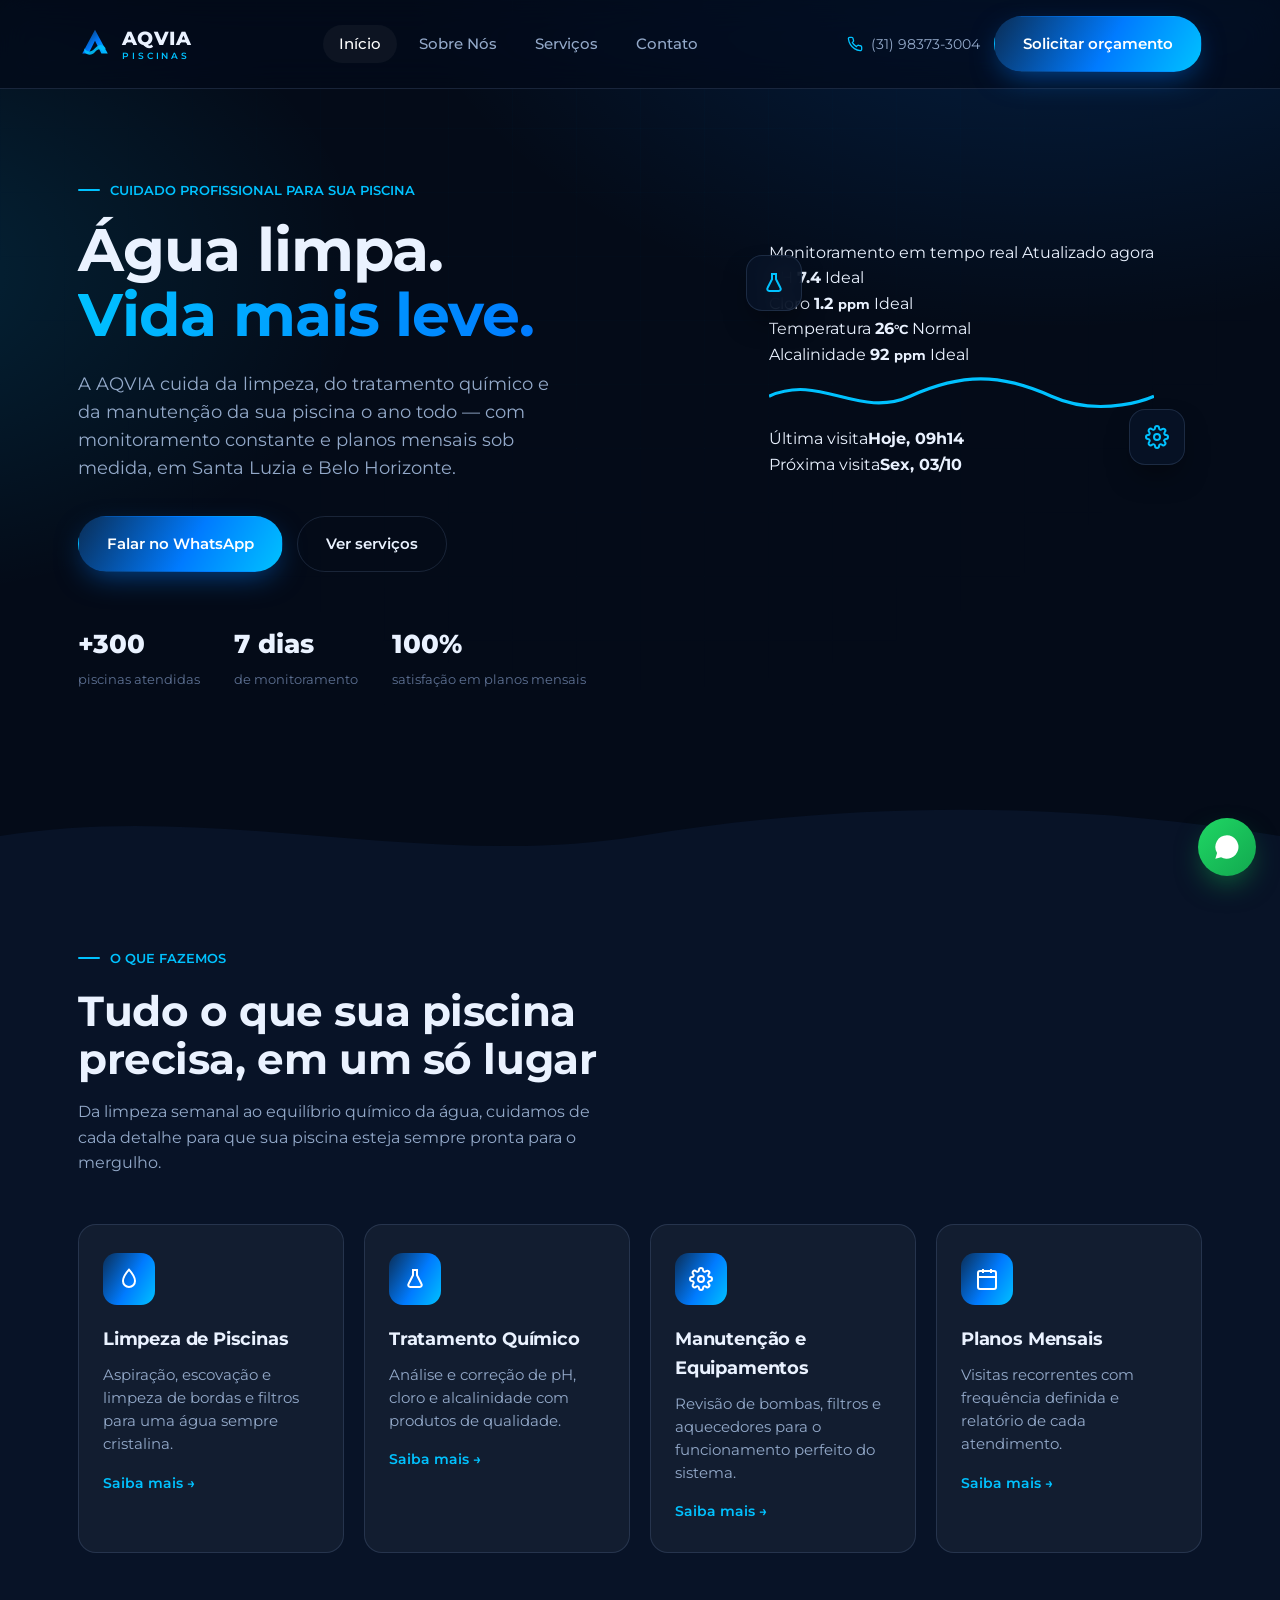
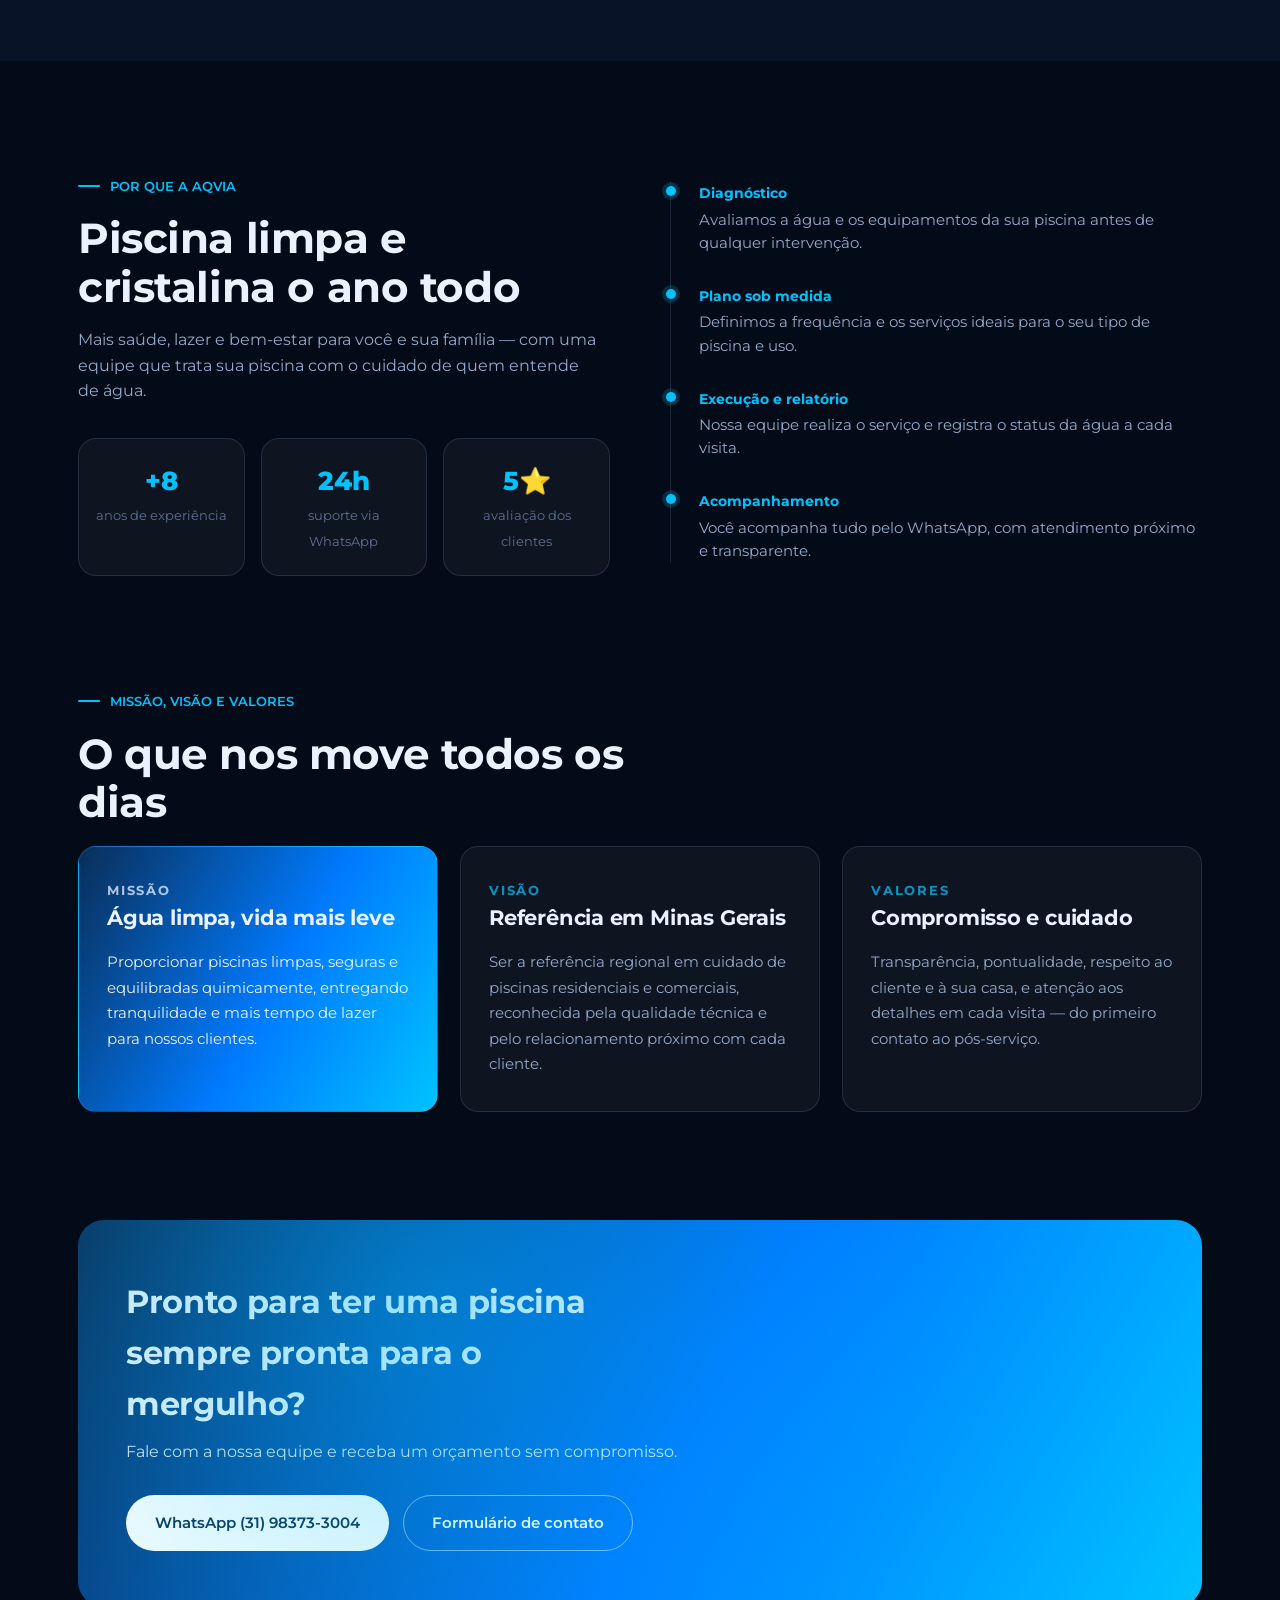
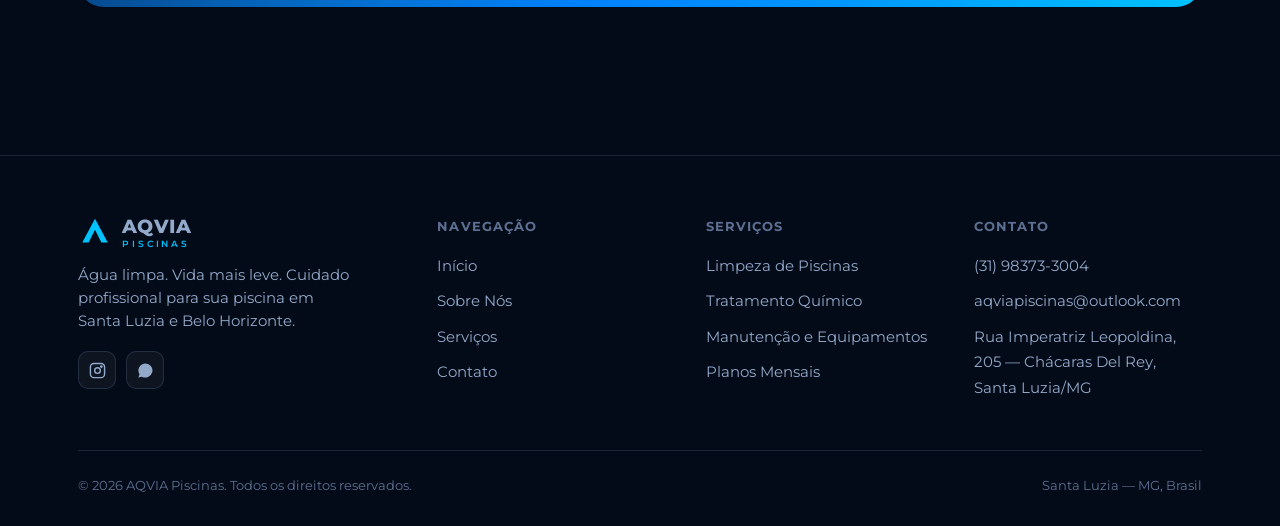
<file: index.html>
<!DOCTYPE html>
<html lang="pt-BR">
<head>
<meta charset="UTF-8">
<meta name="viewport" content="width=device-width, initial-scale=1.0">
<title>AQVIA Piscinas | Limpeza e Manutenção de Piscinas em Santa Luzia e BH</title>
<meta name="description" content="AQVIA Piscinas: limpeza, tratamento químico, manutenção de equipamentos e planos mensais para piscinas em Santa Luzia e Belo Horizonte. Água limpa, vida mais leve. Fale agora no (31) 98373-3004.">
<meta name="keywords" content="limpeza de piscinas, manutenção de piscinas, tratamento químico de piscina, piscineiro, planos mensais piscina, AQVIA Piscinas, Santa Luzia, Belo Horizonte">
<meta name="author" content="AQVIA Piscinas">
<meta name="robots" content="index, follow">
<link rel="canonical" href="https://www.aqviapiscinas.com.br/">

<!-- Open Graph -->
<meta property="og:type" content="website">
<meta property="og:site_name" content="AQVIA Piscinas">
<meta property="og:title" content="AQVIA Piscinas | Água limpa. Vida mais leve.">
<meta property="og:description" content="Cuidado profissional para sua piscina: limpeza, tratamento químico, manutenção de equipamentos e planos mensais em Santa Luzia e Belo Horizonte.">
<meta property="og:url" content="https://www.aqviapiscinas.com.br/">
<meta property="og:locale" content="pt_BR">
<meta property="og:image" content="https://www.aqviapiscinas.com.br/images/aqvia-og.jpg">

<!-- Twitter -->
<meta name="twitter:card" content="summary_large_image">
<meta name="twitter:title" content="AQVIA Piscinas | Água limpa. Vida mais leve.">
<meta name="twitter:description" content="Limpeza, tratamento químico, manutenção e planos mensais para sua piscina em Santa Luzia e BH.">
<meta name="twitter:image" content="https://www.aqviapiscinas.com.br/images/aqvia-og.jpg">

<!-- Geo -->
<meta name="geo.region" content="BR-MG">
<meta name="geo.placename" content="Santa Luzia">

<link rel="icon" href="data:image/svg+xml,%3Csvg xmlns='http://www.w3.org/2000/svg' viewBox='0 0 64 64'%3E%3Cdefs%3E%3ClinearGradient id='g' x1='0' y1='0' x2='1' y2='1'%3E%3Cstop offset='0' stop-color='%230A2E57'/%3E%3Cstop offset='1' stop-color='%2300C2FF'/%3E%3C/linearGradient%3E%3C/defs%3E%3Cpath d='M32 6 L54 50 L42 50 L32 28 L22 50 L10 50 Z' fill='url(%23g)'/%3E%3C/svg%3E">

<link rel="preconnect" href="https://fonts.googleapis.com">
<link rel="preconnect" href="https://fonts.gstatic.com" crossorigin>
<link href="https://fonts.googleapis.com/css2?family=Montserrat:wght@400;500;600;700;800&display=swap" rel="stylesheet">
<link rel="stylesheet" href="css/style.css">

<script type="application/ld+json">
{
  "@context": "https://schema.org",
  "@type": "PoolContractor",
  "name": "AQVIA Piscinas",
  "image": "https://www.aqviapiscinas.com.br/images/aqvia-og.jpg",
  "@id": "https://www.aqviapiscinas.com.br/",
  "url": "https://www.aqviapiscinas.com.br/",
  "telephone": "+5531983733004",
  "email": "aqviapiscinas@outlook.com",
  "priceRange": "$$",
  "address": {
    "@type": "PostalAddress",
    "streetAddress": "Rua Imperatriz Leopoldina, 205, Chácaras Del Rey",
    "addressLocality": "Santa Luzia",
    "addressRegion": "MG",
    "addressCountry": "BR"
  },
  "areaServed": ["Santa Luzia", "Belo Horizonte", "Região Metropolitana de BH"],
  "sameAs": ["https://www.instagram.com/aqvia.piscinas"]
}
</script>
</head>
<body>
<div class="grid-field" aria-hidden="true"></div>

<nav class="nav">
  <div class="nav-inner">
    <a class="logo" href="index.html" aria-label="AQVIA Piscinas — início">
      <svg class="logo-mark" viewBox="0 0 64 64" xmlns="http://www.w3.org/2000/svg" aria-hidden="true">
        <defs><linearGradient id="lg1" x1="0" y1="0" x2="1" y2="1">
          <stop offset="0" stop-color="#0A2E57"/><stop offset="0.55" stop-color="#007BFF"/><stop offset="1" stop-color="#00C2FF"/>
        </linearGradient></defs>
        <path d="M32 5 L56 50 H44 L32 26 L20 50 H8 Z" fill="url(#lg1)"/>
        <path d="M12 40c6 8 12 8 20 0s14-8 20 0l-4 7c-6-7-10-7-16 0s-14 7-20 0z" fill="#00C2FF" opacity="0.9"/>
      </svg>
      <span class="logo-text">AQVIA<span>PISCINAS</span></span>
    </a>
    <ul class="nav-links" id="nav-links">
      <li><a href="index.html" aria-current="page">Início</a></li>
      <li><a href="sobre.html">Sobre Nós</a></li>
      <li><a href="servicos.html">Serviços</a></li>
      <li><a href="contato.html">Contato</a></li>
    </ul>
    <div class="nav-cta">
      <a class="nav-phone" href="tel:+5531983733004">
        <svg viewBox="0 0 24 24" fill="none" stroke="currentColor" stroke-width="2"><path d="M22 16.92v3a2 2 0 0 1-2.18 2 19.79 19.79 0 0 1-8.63-3.07 19.5 19.5 0 0 1-6-6 19.79 19.79 0 0 1-3.07-8.67A2 2 0 0 1 4.11 2h3a2 2 0 0 1 2 1.72c.12.9.34 1.78.66 2.62a2 2 0 0 1-.45 2.11L8.09 9.91a16 16 0 0 0 6 6l1.46-1.46a2 2 0 0 1 2.11-.45c.84.32 1.72.54 2.62.66A2 2 0 0 1 22 16.92z"/></svg>
        (31) 98373-3004
      </a>
      <a class="btn btn-primary" href="contato.html">Solicitar orçamento</a>
      <button class="burger" id="burger" aria-label="Abrir menu" aria-expanded="false"><span></span></button>
    </div>
  </div>
</nav>

<header class="hero">
  <div class="container hero-grid">
    <div class="fade-up">
      <div class="eyebrow">CUIDADO PROFISSIONAL PARA SUA PISCINA</div>
      <h1>Água limpa. <br><em>Vida mais leve.</em></h1>
      <p class="hero-lead">A AQVIA cuida da limpeza, do tratamento químico e da manutenção da sua piscina o ano todo — com monitoramento constante e planos mensais sob medida, em Santa Luzia e Belo Horizonte.</p>
      <div class="hero-actions">
        <a class="btn btn-primary" href="https://wa.me/5531983733004" target="_blank" rel="noopener">Falar no WhatsApp</a>
        <a class="btn btn-ghost" href="servicos.html">Ver serviços</a>
      </div>
      <div class="hero-stats">
        <div class="hero-stat"><b>+300</b><span>piscinas atendidas</span></div>
        <div class="hero-stat"><b>7 dias</b><span>de monitoramento</span></div>
        <div class="hero-stat"><b>100%</b><span>satisfação em planos mensais</span></div>
      </div>
    </div>
    <div class="hero-visual">
      <div class="status-glow" aria-hidden="true"></div>
      <div class="hero-icon i1" aria-hidden="true"><svg viewBox="0 0 24 24" fill="none" stroke="currentColor" stroke-width="2"><path d="M9 3h6M10 3v5.3L5.5 17a2 2 0 0 0 1.8 3h9.4a2 2 0 0 0 1.8-3L14 8.3V3"/></svg></div>
      <div class="hero-icon i3" aria-hidden="true"><svg viewBox="0 0 24 24" fill="none" stroke="currentColor" stroke-width="2"><circle cx="12" cy="12" r="3"/><path d="M19.4 15a1.7 1.7 0 0 0 .34 1.87l.06.06a2 2 0 1 1-2.83 2.83l-.06-.06a1.7 1.7 0 0 0-1.87-.34 1.7 1.7 0 0 0-1 1.55V21a2 2 0 0 1-4 0v-.09A1.7 1.7 0 0 0 9 19.4a1.7 1.7 0 0 0-1.87.34l-.06.06a2 2 0 1 1-2.83-2.83l.06-.06A1.7 1.7 0 0 0 4.6 15a1.7 1.7 0 0 0-1.55-1H3a2 2 0 0 1 0-4h.09A1.7 1.7 0 0 0 4.6 9a1.7 1.7 0 0 0-.34-1.87l-.06-.06a2 2 0 1 1 2.83-2.83l.06.06A1.7 1.7 0 0 0 9 4.6a1.7 1.7 0 0 0 1-1.55V3a2 2 0 0 1 4 0v.09a1.7 1.7 0 0 0 1 1.55 1.7 1.7 0 0 0 1.87-.34l.06-.06a2 2 0 1 1 2.83 2.83l-.06.06A1.7 1.7 0 0 0 19.4 9a1.7 1.7 0 0 0 1.55 1H21a2 2 0 0 1 0 4h-.09a1.7 1.7 0 0 0-1.55 1z"/></svg></div>

      <div class="status-panel">
        <div class="status-head">
          <span class="status-live"><span class="live-dot"></span> Monitoramento em tempo real</span>
          <span class="status-time">Atualizado agora</span>
        </div>

        <div class="status-grid">
          <div class="status-item">
            <span class="s-label">pH</span>
            <b class="s-value">7.4</b>
            <span class="s-tag ok">Ideal</span>
          </div>
          <div class="status-item">
            <span class="s-label">Cloro</span>
            <b class="s-value">1.2 <small>ppm</small></b>
            <span class="s-tag ok">Ideal</span>
          </div>
          <div class="status-item">
            <span class="s-label">Temperatura</span>
            <b class="s-value">26<small>°C</small></b>
            <span class="s-tag neutral">Normal</span>
          </div>
          <div class="status-item">
            <span class="s-label">Alcalinidade</span>
            <b class="s-value">92 <small>ppm</small></b>
            <span class="s-tag ok">Ideal</span>
          </div>
        </div>

        <div class="status-wave" aria-hidden="true">
          <svg viewBox="0 0 300 40" preserveAspectRatio="none"><path d="M0 22 C40 4,70 40,110 22 S180 4,220 22 300 22 300 22" fill="none" stroke="#00C2FF" stroke-width="2.4"/></svg>
        </div>

        <div class="status-footer">
          <div><span class="s-label">Última visita</span><b>Hoje, 09h14</b></div>
          <div><span class="s-label">Próxima visita</span><b>Sex, 03/10</b></div>
        </div>
      </div>
    </div>
  </div>
</header>

<div class="wave-divider" aria-hidden="true">
  <svg viewBox="0 0 1440 80" preserveAspectRatio="none"><path d="M0 40 C 240 0, 480 80, 720 40 S 1200 0, 1440 40 V80 H0 Z" fill="#081327"></path></svg>
</div>

<section style="background:#081327; padding-top:70px;">
  <div class="container">
    <div class="eyebrow">O QUE FAZEMOS</div>
    <h2 class="section-title">Tudo o que sua piscina precisa, em um só lugar</h2>
    <p class="section-sub">Da limpeza semanal ao equilíbrio químico da água, cuidamos de cada detalhe para que sua piscina esteja sempre pronta para o mergulho.</p>

    <div class="service-grid">
      <div class="service-card">
        <div class="service-icon"><svg viewBox="0 0 24 24" fill="none" stroke="#fff" stroke-width="2"><path d="M12 2.7s6 6.6 6 11.3a6 6 0 0 1-12 0c0-4.7 6-11.3 6-11.3z"/></svg></div>
        <h3>Limpeza de Piscinas</h3>
        <p>Aspiração, escovação e limpeza de bordas e filtros para uma água sempre cristalina.</p>
        <a class="more" href="servicos.html#limpeza">Saiba mais →</a>
      </div>
      <div class="service-card">
        <div class="service-icon"><svg viewBox="0 0 24 24" fill="none" stroke="#fff" stroke-width="2"><path d="M9 3h6M10 3v5.3L5.5 17a2 2 0 0 0 1.8 3h9.4a2 2 0 0 0 1.8-3L14 8.3V3"/></svg></div>
        <h3>Tratamento Químico</h3>
        <p>Análise e correção de pH, cloro e alcalinidade com produtos de qualidade.</p>
        <a class="more" href="servicos.html#quimico">Saiba mais →</a>
      </div>
      <div class="service-card">
        <div class="service-icon"><svg viewBox="0 0 24 24" fill="none" stroke="#fff" stroke-width="2"><circle cx="12" cy="12" r="3"/><path d="M19.4 15a1.7 1.7 0 0 0 .34 1.87l.06.06a2 2 0 1 1-2.83 2.83l-.06-.06a1.7 1.7 0 0 0-1.87-.34 1.7 1.7 0 0 0-1 1.55V21a2 2 0 0 1-4 0v-.09A1.7 1.7 0 0 0 9 19.4a1.7 1.7 0 0 0-1.87.34l-.06.06a2 2 0 1 1-2.83-2.83l.06-.06A1.7 1.7 0 0 0 4.6 15a1.7 1.7 0 0 0-1.55-1H3a2 2 0 0 1 0-4h.09A1.7 1.7 0 0 0 4.6 9a1.7 1.7 0 0 0-.34-1.87l-.06-.06a2 2 0 1 1 2.83-2.83l.06.06A1.7 1.7 0 0 0 9 4.6a1.7 1.7 0 0 0 1-1.55V3a2 2 0 0 1 4 0v.09a1.7 1.7 0 0 0 1 1.55 1.7 1.7 0 0 0 1.87-.34l.06-.06a2 2 0 1 1 2.83 2.83l-.06.06A1.7 1.7 0 0 0 19.4 9a1.7 1.7 0 0 0 1.55 1H21a2 2 0 0 1 0 4h-.09a1.7 1.7 0 0 0-1.55 1z"/></svg></div>
        <h3>Manutenção e Equipamentos</h3>
        <p>Revisão de bombas, filtros e aquecedores para o funcionamento perfeito do sistema.</p>
        <a class="more" href="servicos.html#manutencao">Saiba mais →</a>
      </div>
      <div class="service-card">
        <div class="service-icon"><svg viewBox="0 0 24 24" fill="none" stroke="#fff" stroke-width="2"><rect x="3" y="4" width="18" height="18" rx="2"/><path d="M16 2v4M8 2v4M3 10h18"/></svg></div>
        <h3>Planos Mensais</h3>
        <p>Visitas recorrentes com frequência definida e relatório de cada atendimento.</p>
        <a class="more" href="servicos.html#planos">Saiba mais →</a>
      </div>
    </div>
  </div>
</section>

<section>
  <div class="container split">
    <div>
      <div class="eyebrow">POR QUE A AQVIA</div>
      <h2 class="section-title">Piscina limpa e cristalina o ano todo</h2>
      <p class="section-sub">Mais saúde, lazer e bem-estar para você e sua família — com uma equipe que trata sua piscina com o cuidado de quem entende de água.</p>
      <div class="stat-strip">
        <div class="panel"><b>+8</b><span>anos de experiência</span></div>
        <div class="panel"><b>24h</b><span>suporte via WhatsApp</span></div>
        <div class="panel"><b>5⭐</b><span>avaliação dos clientes</span></div>
      </div>
    </div>
    <div class="timeline">
      <div class="timeline-item"><b>Diagnóstico</b><p>Avaliamos a água e os equipamentos da sua piscina antes de qualquer intervenção.</p></div>
      <div class="timeline-item"><b>Plano sob medida</b><p>Definimos a frequência e os serviços ideais para o seu tipo de piscina e uso.</p></div>
      <div class="timeline-item"><b>Execução e relatório</b><p>Nossa equipe realiza o serviço e registra o status da água a cada visita.</p></div>
      <div class="timeline-item"><b>Acompanhamento</b><p>Você acompanha tudo pelo WhatsApp, com atendimento próximo e transparente.</p></div>
    </div>
  </div>
</section>

<section style="padding-top:0;">
  <div class="container">
    <div class="eyebrow">MISSÃO, VISÃO E VALORES</div>
    <h2 class="section-title">O que nos move todos os dias</h2>
    <div class="mvv-grid">
      <div class="mvv-card filled">
        <div class="tag">MISSÃO</div>
        <h3>Água limpa, vida mais leve</h3>
        <p>Proporcionar piscinas limpas, seguras e equilibradas quimicamente, entregando tranquilidade e mais tempo de lazer para nossos clientes.</p>
      </div>
      <div class="mvv-card outline">
        <div class="tag" style="color:var(--blue-light)">VISÃO</div>
        <h3>Referência em Minas Gerais</h3>
        <p>Ser a referência regional em cuidado de piscinas residenciais e comerciais, reconhecida pela qualidade técnica e pelo relacionamento próximo com cada cliente.</p>
      </div>
      <div class="mvv-card outline">
        <div class="tag" style="color:var(--blue-light)">VALORES</div>
        <h3>Compromisso e cuidado</h3>
        <p>Transparência, pontualidade, respeito ao cliente e à sua casa, e atenção aos detalhes em cada visita — do primeiro contato ao pós-serviço.</p>
      </div>
    </div>
  </div>
</section>

<section style="padding-top:0;">
  <div class="container">
    <div class="cta-band">
      <div>
        <h2>Pronto para ter uma piscina sempre pronta para o mergulho?</h2>
        <p>Fale com a nossa equipe e receba um orçamento sem compromisso.</p>
      </div>
      <div style="display:flex; gap:14px; flex-wrap:wrap;">
        <a class="btn btn-primary" style="background:#fff; color:var(--blue-dark); box-shadow:none;" href="https://wa.me/5531983733004" target="_blank" rel="noopener">WhatsApp (31) 98373-3004</a>
        <a class="btn btn-ghost" href="contato.html">Formulário de contato</a>
      </div>
    </div>
  </div>
</section>

<footer>
  <div class="container">
    <div class="footer-grid">
      <div>
        <a class="logo" href="index.html">
          <svg class="logo-mark" viewBox="0 0 64 64" xmlns="http://www.w3.org/2000/svg" aria-hidden="true">
            <path d="M32 5 L56 50 H44 L32 26 L20 50 H8 Z" fill="#00C2FF"/>
          </svg>
          <span class="logo-text">AQVIA<span>PISCINAS</span></span>
        </a>
        <p class="footer-tagline">Água limpa. Vida mais leve. Cuidado profissional para sua piscina em Santa Luzia e Belo Horizonte.</p>
        <div class="social-row">
          <a href="https://www.instagram.com/aqvia.piscinas" target="_blank" rel="noopener" aria-label="Instagram AQVIA Piscinas"><svg viewBox="0 0 24 24" fill="none" stroke="currentColor" stroke-width="2"><rect x="2" y="2" width="20" height="20" rx="5"/><circle cx="12" cy="12" r="4"/><circle cx="17.5" cy="6.5" r="1"/></svg></a>
          <a href="https://wa.me/5531983733004" target="_blank" rel="noopener" aria-label="WhatsApp AQVIA Piscinas"><svg viewBox="0 0 24 24" fill="currentColor"><path d="M17.5 14.4c-.3-.1-1.6-.8-1.8-.9-.3-.1-.4-.1-.6.1-.2.3-.6.9-.8 1-.1.2-.3.2-.6.1-.3-.1-1.2-.4-2.3-1.4-.9-.8-1.4-1.7-1.6-2-.2-.3 0-.5.1-.6.1-.1.3-.3.4-.5.1-.1.2-.3.2-.4.1-.2 0-.4 0-.5C10.4 9 10 8 9.8 7.6c-.2-.4-.4-.4-.6-.4h-.5c-.2 0-.5.1-.7.3-.3.3-1 1-1 2.3 0 1.4 1 2.7 1.1 2.9.1.2 2 3 4.8 4.3.7.3 1.2.5 1.6.6.7.2 1.3.2 1.8.1.5-.1 1.6-.7 1.9-1.3.2-.6.2-1.1.2-1.2-.1-.2-.3-.2-.6-.4z"/><path d="M12 2a10 10 0 0 0-8.5 15.2L2 22l4.9-1.3A10 10 0 1 0 12 2z"/></svg></a>
        </div>
      </div>
      <div>
        <h4>NAVEGAÇÃO</h4>
        <ul>
          <li><a href="index.html">Início</a></li>
          <li><a href="sobre.html">Sobre Nós</a></li>
          <li><a href="servicos.html">Serviços</a></li>
          <li><a href="contato.html">Contato</a></li>
        </ul>
      </div>
      <div>
        <h4>SERVIÇOS</h4>
        <ul>
          <li><a href="servicos.html#limpeza">Limpeza de Piscinas</a></li>
          <li><a href="servicos.html#quimico">Tratamento Químico</a></li>
          <li><a href="servicos.html#manutencao">Manutenção e Equipamentos</a></li>
          <li><a href="servicos.html#planos">Planos Mensais</a></li>
        </ul>
      </div>
      <div>
        <h4>CONTATO</h4>
        <ul>
          <li><a href="tel:+5531983733004">(31) 98373-3004</a></li>
          <li><a href="mailto:aqviapiscinas@outlook.com">aqviapiscinas@outlook.com</a></li>
          <li><a href="contato.html">Rua Imperatriz Leopoldina, 205 — Chácaras Del Rey, Santa Luzia/MG</a></li>
        </ul>
      </div>
    </div>
    <div class="footer-bottom">
      <span>© <span class="year"></span> AQVIA Piscinas. Todos os direitos reservados.</span>
      <span>Santa Luzia — MG, Brasil</span>
    </div>
  </div>
</footer>

<a class="wa-float" href="https://wa.me/5531983733004" target="_blank" rel="noopener" aria-label="Falar no WhatsApp">
  <svg viewBox="0 0 24 24" fill="currentColor"><path d="M17.5 14.4c-.3-.1-1.6-.8-1.8-.9-.3-.1-.4-.1-.6.1-.2.3-.6.9-.8 1-.1.2-.3.2-.6.1-.3-.1-1.2-.4-2.3-1.4-.9-.8-1.4-1.7-1.6-2-.2-.3 0-.5.1-.6.1-.1.3-.3.4-.5.1-.1.2-.3.2-.4.1-.2 0-.4 0-.5C10.4 9 10 8 9.8 7.6c-.2-.4-.4-.4-.6-.4h-.5c-.2 0-.5.1-.7.3-.3.3-1 1-1 2.3 0 1.4 1 2.7 1.1 2.9.1.2 2 3 4.8 4.3.7.3 1.2.5 1.6.6.7.2 1.3.2 1.8.1.5-.1 1.6-.7 1.9-1.3.2-.6.2-1.1.2-1.2-.1-.2-.3-.2-.6-.4z"/><path d="M12 2a10 10 0 0 0-8.5 15.2L2 22l4.9-1.3A10 10 0 1 0 12 2z"/></svg>
</a>

<script src="js/script.js"></script>
</body>
</html>
</file>
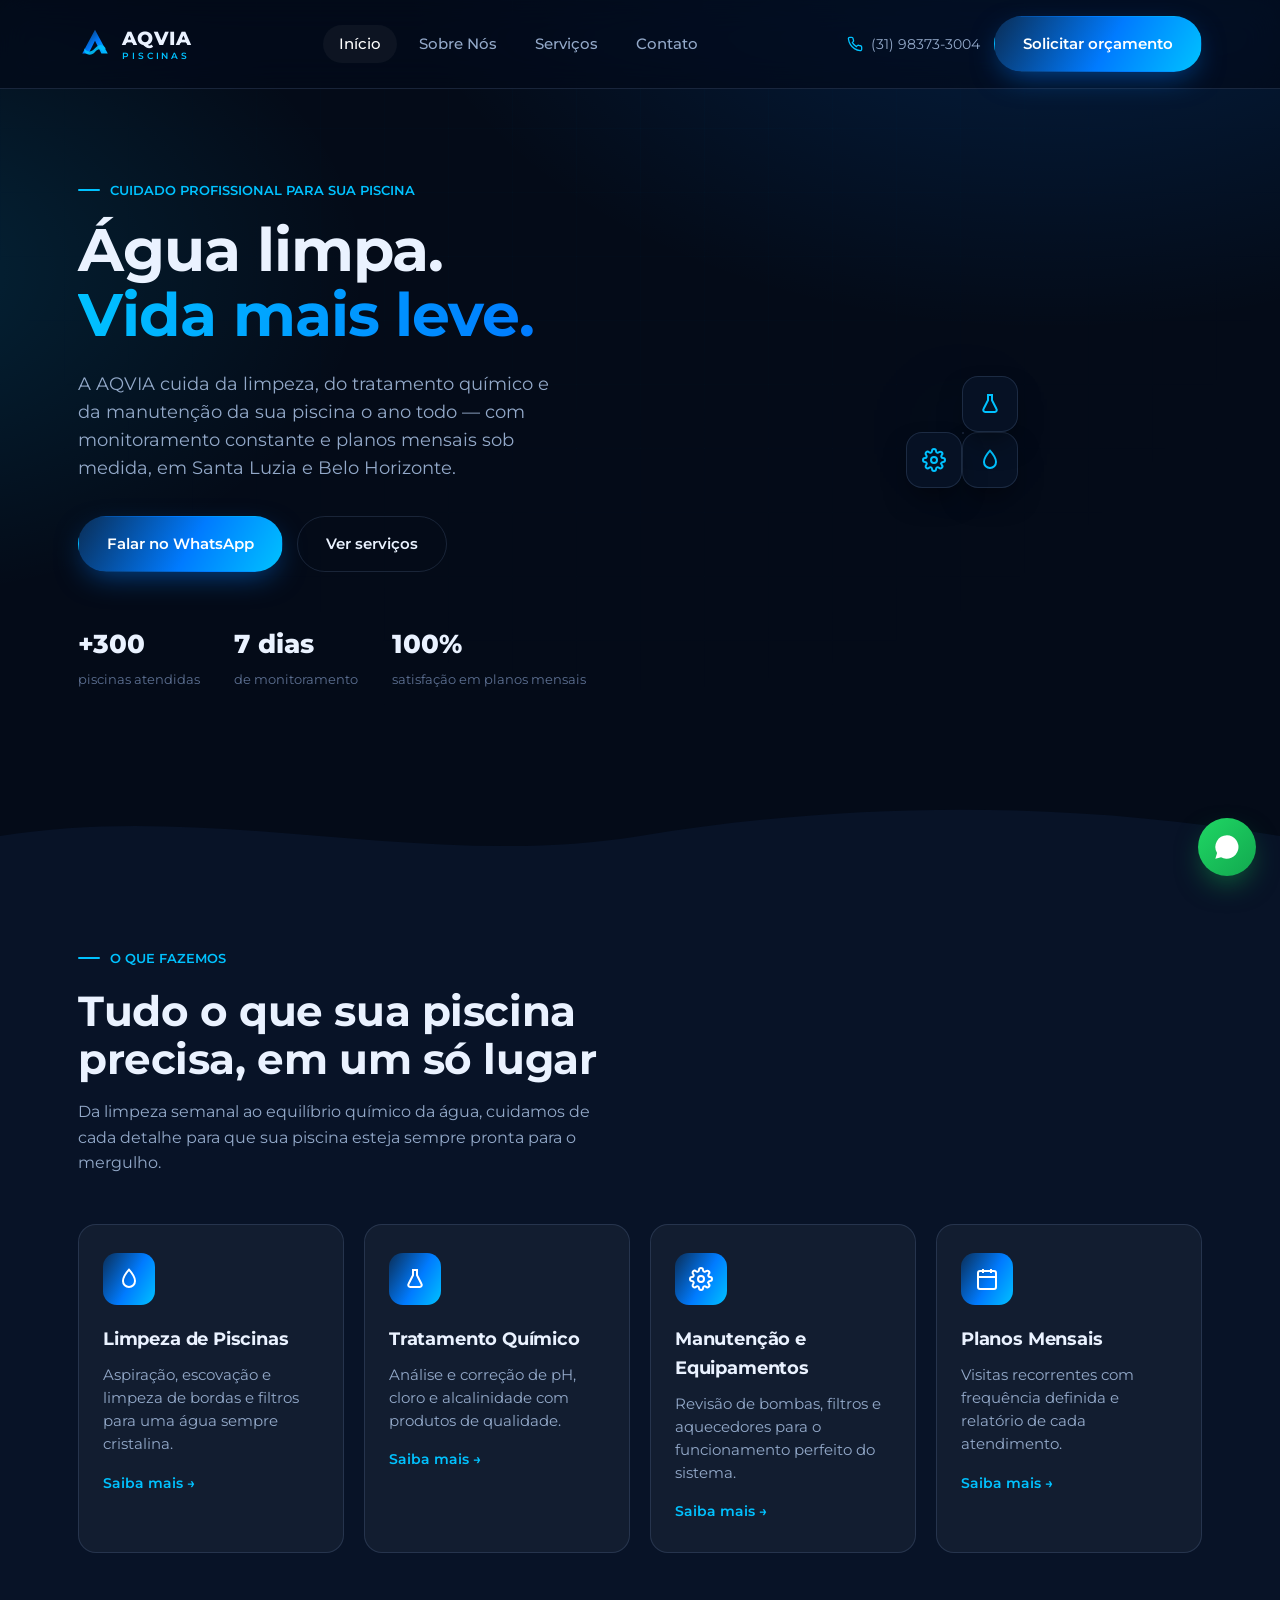
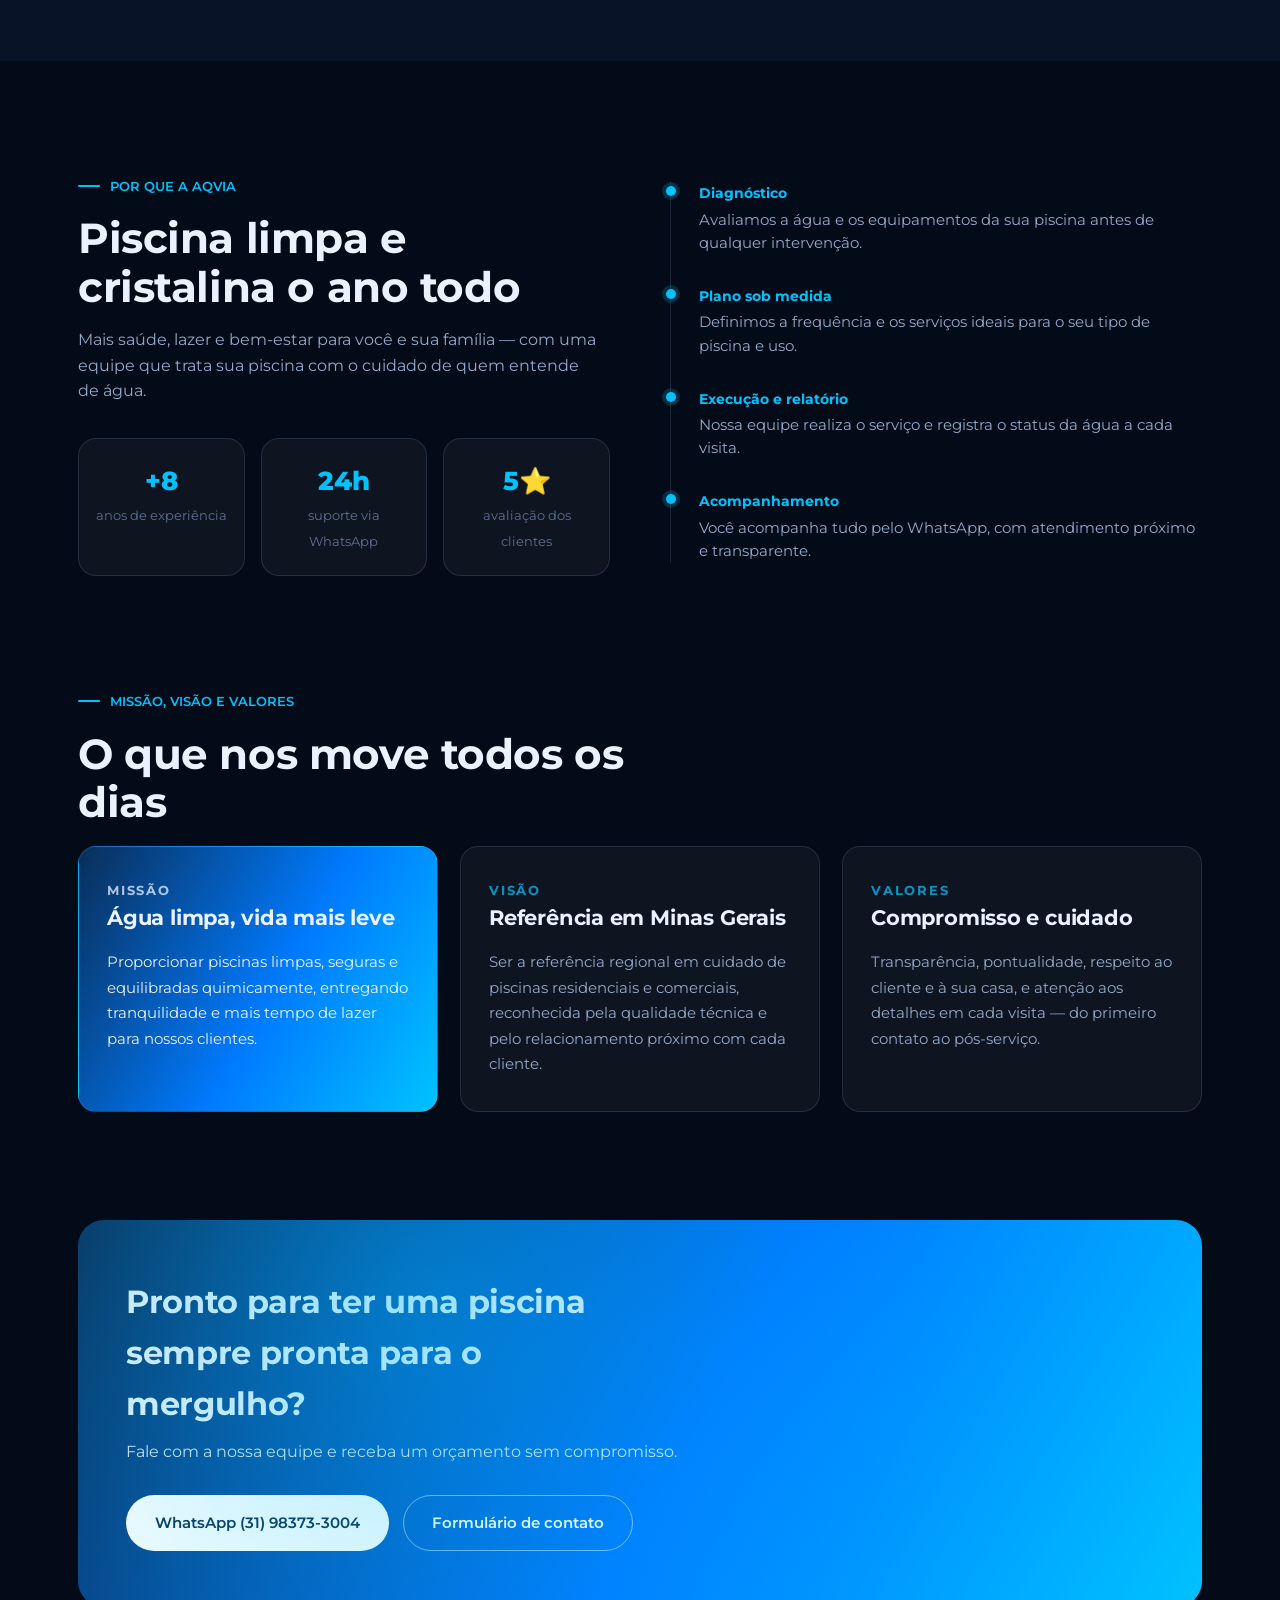
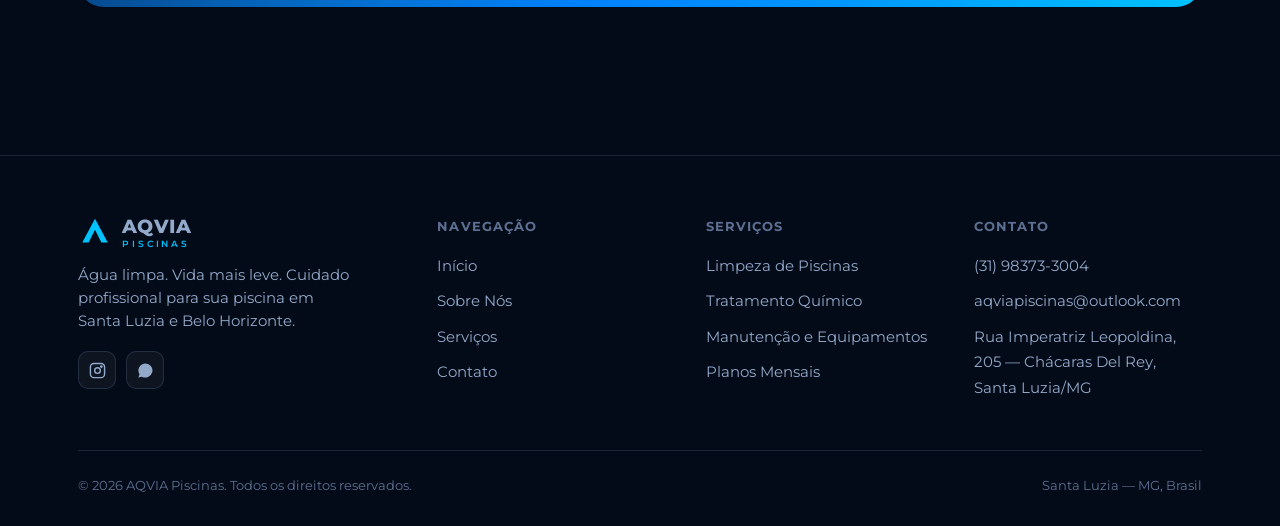
<file: aqvia-site/index.html>
<!DOCTYPE html>
<html lang="pt-BR">
<head>
<meta charset="UTF-8">
<meta name="viewport" content="width=device-width, initial-scale=1.0">
<title>AQVIA Piscinas | Limpeza e Manutenção de Piscinas em Santa Luzia e BH</title>
<meta name="description" content="AQVIA Piscinas: limpeza, tratamento químico, manutenção de equipamentos e planos mensais para piscinas em Santa Luzia e Belo Horizonte. Água limpa, vida mais leve. Fale agora no (31) 98373-3004.">
<meta name="keywords" content="limpeza de piscinas, manutenção de piscinas, tratamento químico de piscina, piscineiro, planos mensais piscina, AQVIA Piscinas, Santa Luzia, Belo Horizonte">
<meta name="author" content="AQVIA Piscinas">
<meta name="robots" content="index, follow">
<link rel="canonical" href="https://www.aqviapiscinas.com.br/">

<!-- Open Graph -->
<meta property="og:type" content="website">
<meta property="og:site_name" content="AQVIA Piscinas">
<meta property="og:title" content="AQVIA Piscinas | Água limpa. Vida mais leve.">
<meta property="og:description" content="Cuidado profissional para sua piscina: limpeza, tratamento químico, manutenção de equipamentos e planos mensais em Santa Luzia e Belo Horizonte.">
<meta property="og:url" content="https://www.aqviapiscinas.com.br/">
<meta property="og:locale" content="pt_BR">
<meta property="og:image" content="https://www.aqviapiscinas.com.br/images/aqvia-og.jpg">

<!-- Twitter -->
<meta name="twitter:card" content="summary_large_image">
<meta name="twitter:title" content="AQVIA Piscinas | Água limpa. Vida mais leve.">
<meta name="twitter:description" content="Limpeza, tratamento químico, manutenção e planos mensais para sua piscina em Santa Luzia e BH.">
<meta name="twitter:image" content="https://www.aqviapiscinas.com.br/images/aqvia-og.jpg">

<!-- Geo -->
<meta name="geo.region" content="BR-MG">
<meta name="geo.placename" content="Santa Luzia">

<link rel="icon" href="data:image/svg+xml,%3Csvg xmlns='http://www.w3.org/2000/svg' viewBox='0 0 64 64'%3E%3Cdefs%3E%3ClinearGradient id='g' x1='0' y1='0' x2='1' y2='1'%3E%3Cstop offset='0' stop-color='%230A2E57'/%3E%3Cstop offset='1' stop-color='%2300C2FF'/%3E%3C/linearGradient%3E%3C/defs%3E%3Cpath d='M32 6 L54 50 L42 50 L32 28 L22 50 L10 50 Z' fill='url(%23g)'/%3E%3C/svg%3E">

<link rel="preconnect" href="https://fonts.googleapis.com">
<link rel="preconnect" href="https://fonts.gstatic.com" crossorigin>
<link href="https://fonts.googleapis.com/css2?family=Montserrat:wght@400;500;600;700;800&display=swap" rel="stylesheet">
<link rel="stylesheet" href="css/style.css">

<script type="application/ld+json">
{
  "@context": "https://schema.org",
  "@type": "PoolContractor",
  "name": "AQVIA Piscinas",
  "image": "https://www.aqviapiscinas.com.br/images/aqvia-og.jpg",
  "@id": "https://www.aqviapiscinas.com.br/",
  "url": "https://www.aqviapiscinas.com.br/",
  "telephone": "+5531983733004",
  "email": "aqviapiscinas@outlook.com",
  "priceRange": "$$",
  "address": {
    "@type": "PostalAddress",
    "streetAddress": "Rua Imperatriz Leopoldina, 205, Chácaras Del Rey",
    "addressLocality": "Santa Luzia",
    "addressRegion": "MG",
    "addressCountry": "BR"
  },
  "areaServed": ["Santa Luzia", "Belo Horizonte", "Região Metropolitana de BH"],
  "sameAs": ["https://www.instagram.com/aqvia.piscinas"]
}
</script>
</head>
<body>
<div class="grid-field" aria-hidden="true"></div>

<nav class="nav">
  <div class="nav-inner">
    <a class="logo" href="index.html" aria-label="AQVIA Piscinas — início">
      <svg class="logo-mark" viewBox="0 0 64 64" xmlns="http://www.w3.org/2000/svg" aria-hidden="true">
        <defs><linearGradient id="lg1" x1="0" y1="0" x2="1" y2="1">
          <stop offset="0" stop-color="#0A2E57"/><stop offset="0.55" stop-color="#007BFF"/><stop offset="1" stop-color="#00C2FF"/>
        </linearGradient></defs>
        <path d="M32 5 L56 50 H44 L32 26 L20 50 H8 Z" fill="url(#lg1)"/>
        <path d="M12 40c6 8 12 8 20 0s14-8 20 0l-4 7c-6-7-10-7-16 0s-14 7-20 0z" fill="#00C2FF" opacity="0.9"/>
      </svg>
      <span class="logo-text">AQVIA<span>PISCINAS</span></span>
    </a>
    <ul class="nav-links" id="nav-links">
      <li><a href="index.html" aria-current="page">Início</a></li>
      <li><a href="sobre.html">Sobre Nós</a></li>
      <li><a href="servicos.html">Serviços</a></li>
      <li><a href="contato.html">Contato</a></li>
    </ul>
    <div class="nav-cta">
      <a class="nav-phone" href="tel:+5531983733004">
        <svg viewBox="0 0 24 24" fill="none" stroke="currentColor" stroke-width="2"><path d="M22 16.92v3a2 2 0 0 1-2.18 2 19.79 19.79 0 0 1-8.63-3.07 19.5 19.5 0 0 1-6-6 19.79 19.79 0 0 1-3.07-8.67A2 2 0 0 1 4.11 2h3a2 2 0 0 1 2 1.72c.12.9.34 1.78.66 2.62a2 2 0 0 1-.45 2.11L8.09 9.91a16 16 0 0 0 6 6l1.46-1.46a2 2 0 0 1 2.11-.45c.84.32 1.72.54 2.62.66A2 2 0 0 1 22 16.92z"/></svg>
        (31) 98373-3004
      </a>
      <a class="btn btn-primary" href="contato.html">Solicitar orçamento</a>
      <button class="burger" id="burger" aria-label="Abrir menu" aria-expanded="false"><span></span></button>
    </div>
  </div>
</nav>

<header class="hero">
  <div class="container hero-grid">
    <div class="fade-up">
      <div class="eyebrow">CUIDADO PROFISSIONAL PARA SUA PISCINA</div>
      <h1>Água limpa. <br><em>Vida mais leve.</em></h1>
      <p class="hero-lead">A AQVIA cuida da limpeza, do tratamento químico e da manutenção da sua piscina o ano todo — com monitoramento constante e planos mensais sob medida, em Santa Luzia e Belo Horizonte.</p>
      <div class="hero-actions">
        <a class="btn btn-primary" href="https://wa.me/5531983733004" target="_blank" rel="noopener">Falar no WhatsApp</a>
        <a class="btn btn-ghost" href="servicos.html">Ver serviços</a>
      </div>
      <div class="hero-stats">
        <div class="hero-stat"><b>+300</b><span>piscinas atendidas</span></div>
        <div class="hero-stat"><b>7 dias</b><span>de monitoramento</span></div>
        <div class="hero-stat"><b>100%</b><span>satisfação em planos mensais</span></div>
      </div>
    </div>
    <div class="hero-visual" aria-hidden="true">
      <div class="ring r2"></div>
      <div class="ring r3"></div>
      <div class="orb"></div>
      <div class="hero-icon i1"><svg viewBox="0 0 24 24" fill="none" stroke="currentColor" stroke-width="2"><path d="M12 2.7s6 6.6 6 11.3a6 6 0 0 1-12 0c0-4.7 6-11.3 6-11.3z"/></svg></div>
      <div class="hero-icon i2"><svg viewBox="0 0 24 24" fill="none" stroke="currentColor" stroke-width="2"><path d="M9 3h6M10 3v5.3L5.5 17a2 2 0 0 0 1.8 3h9.4a2 2 0 0 0 1.8-3L14 8.3V3"/></svg></div>
      <div class="hero-icon i3"><svg viewBox="0 0 24 24" fill="none" stroke="currentColor" stroke-width="2"><circle cx="12" cy="12" r="3"/><path d="M19.4 15a1.7 1.7 0 0 0 .34 1.87l.06.06a2 2 0 1 1-2.83 2.83l-.06-.06a1.7 1.7 0 0 0-1.87-.34 1.7 1.7 0 0 0-1 1.55V21a2 2 0 0 1-4 0v-.09A1.7 1.7 0 0 0 9 19.4a1.7 1.7 0 0 0-1.87.34l-.06.06a2 2 0 1 1-2.83-2.83l.06-.06A1.7 1.7 0 0 0 4.6 15a1.7 1.7 0 0 0-1.55-1H3a2 2 0 0 1 0-4h.09A1.7 1.7 0 0 0 4.6 9a1.7 1.7 0 0 0-.34-1.87l-.06-.06a2 2 0 1 1 2.83-2.83l.06.06A1.7 1.7 0 0 0 9 4.6a1.7 1.7 0 0 0 1-1.55V3a2 2 0 0 1 4 0v.09a1.7 1.7 0 0 0 1 1.55 1.7 1.7 0 0 0 1.87-.34l.06-.06a2 2 0 1 1 2.83 2.83l-.06.06A1.7 1.7 0 0 0 19.4 9a1.7 1.7 0 0 0 1.55 1H21a2 2 0 0 1 0 4h-.09a1.7 1.7 0 0 0-1.55 1z"/></svg></div>
    </div>
  </div>
</header>

<div class="wave-divider" aria-hidden="true">
  <svg viewBox="0 0 1440 80" preserveAspectRatio="none"><path d="M0 40 C 240 0, 480 80, 720 40 S 1200 0, 1440 40 V80 H0 Z" fill="#081327"></path></svg>
</div>

<section style="background:#081327; padding-top:70px;">
  <div class="container">
    <div class="eyebrow">O QUE FAZEMOS</div>
    <h2 class="section-title">Tudo o que sua piscina precisa, em um só lugar</h2>
    <p class="section-sub">Da limpeza semanal ao equilíbrio químico da água, cuidamos de cada detalhe para que sua piscina esteja sempre pronta para o mergulho.</p>

    <div class="service-grid">
      <div class="service-card">
        <div class="service-icon"><svg viewBox="0 0 24 24" fill="none" stroke="#fff" stroke-width="2"><path d="M12 2.7s6 6.6 6 11.3a6 6 0 0 1-12 0c0-4.7 6-11.3 6-11.3z"/></svg></div>
        <h3>Limpeza de Piscinas</h3>
        <p>Aspiração, escovação e limpeza de bordas e filtros para uma água sempre cristalina.</p>
        <a class="more" href="servicos.html#limpeza">Saiba mais →</a>
      </div>
      <div class="service-card">
        <div class="service-icon"><svg viewBox="0 0 24 24" fill="none" stroke="#fff" stroke-width="2"><path d="M9 3h6M10 3v5.3L5.5 17a2 2 0 0 0 1.8 3h9.4a2 2 0 0 0 1.8-3L14 8.3V3"/></svg></div>
        <h3>Tratamento Químico</h3>
        <p>Análise e correção de pH, cloro e alcalinidade com produtos de qualidade.</p>
        <a class="more" href="servicos.html#quimico">Saiba mais →</a>
      </div>
      <div class="service-card">
        <div class="service-icon"><svg viewBox="0 0 24 24" fill="none" stroke="#fff" stroke-width="2"><circle cx="12" cy="12" r="3"/><path d="M19.4 15a1.7 1.7 0 0 0 .34 1.87l.06.06a2 2 0 1 1-2.83 2.83l-.06-.06a1.7 1.7 0 0 0-1.87-.34 1.7 1.7 0 0 0-1 1.55V21a2 2 0 0 1-4 0v-.09A1.7 1.7 0 0 0 9 19.4a1.7 1.7 0 0 0-1.87.34l-.06.06a2 2 0 1 1-2.83-2.83l.06-.06A1.7 1.7 0 0 0 4.6 15a1.7 1.7 0 0 0-1.55-1H3a2 2 0 0 1 0-4h.09A1.7 1.7 0 0 0 4.6 9a1.7 1.7 0 0 0-.34-1.87l-.06-.06a2 2 0 1 1 2.83-2.83l.06.06A1.7 1.7 0 0 0 9 4.6a1.7 1.7 0 0 0 1-1.55V3a2 2 0 0 1 4 0v.09a1.7 1.7 0 0 0 1 1.55 1.7 1.7 0 0 0 1.87-.34l.06-.06a2 2 0 1 1 2.83 2.83l-.06.06A1.7 1.7 0 0 0 19.4 9a1.7 1.7 0 0 0 1.55 1H21a2 2 0 0 1 0 4h-.09a1.7 1.7 0 0 0-1.55 1z"/></svg></div>
        <h3>Manutenção e Equipamentos</h3>
        <p>Revisão de bombas, filtros e aquecedores para o funcionamento perfeito do sistema.</p>
        <a class="more" href="servicos.html#manutencao">Saiba mais →</a>
      </div>
      <div class="service-card">
        <div class="service-icon"><svg viewBox="0 0 24 24" fill="none" stroke="#fff" stroke-width="2"><rect x="3" y="4" width="18" height="18" rx="2"/><path d="M16 2v4M8 2v4M3 10h18"/></svg></div>
        <h3>Planos Mensais</h3>
        <p>Visitas recorrentes com frequência definida e relatório de cada atendimento.</p>
        <a class="more" href="servicos.html#planos">Saiba mais →</a>
      </div>
    </div>
  </div>
</section>

<section>
  <div class="container split">
    <div>
      <div class="eyebrow">POR QUE A AQVIA</div>
      <h2 class="section-title">Piscina limpa e cristalina o ano todo</h2>
      <p class="section-sub">Mais saúde, lazer e bem-estar para você e sua família — com uma equipe que trata sua piscina com o cuidado de quem entende de água.</p>
      <div class="stat-strip">
        <div class="panel"><b>+8</b><span>anos de experiência</span></div>
        <div class="panel"><b>24h</b><span>suporte via WhatsApp</span></div>
        <div class="panel"><b>5⭐</b><span>avaliação dos clientes</span></div>
      </div>
    </div>
    <div class="timeline">
      <div class="timeline-item"><b>Diagnóstico</b><p>Avaliamos a água e os equipamentos da sua piscina antes de qualquer intervenção.</p></div>
      <div class="timeline-item"><b>Plano sob medida</b><p>Definimos a frequência e os serviços ideais para o seu tipo de piscina e uso.</p></div>
      <div class="timeline-item"><b>Execução e relatório</b><p>Nossa equipe realiza o serviço e registra o status da água a cada visita.</p></div>
      <div class="timeline-item"><b>Acompanhamento</b><p>Você acompanha tudo pelo WhatsApp, com atendimento próximo e transparente.</p></div>
    </div>
  </div>
</section>

<section style="padding-top:0;">
  <div class="container">
    <div class="eyebrow">MISSÃO, VISÃO E VALORES</div>
    <h2 class="section-title">O que nos move todos os dias</h2>
    <div class="mvv-grid">
      <div class="mvv-card filled">
        <div class="tag">MISSÃO</div>
        <h3>Água limpa, vida mais leve</h3>
        <p>Proporcionar piscinas limpas, seguras e equilibradas quimicamente, entregando tranquilidade e mais tempo de lazer para nossos clientes.</p>
      </div>
      <div class="mvv-card outline">
        <div class="tag" style="color:var(--blue-light)">VISÃO</div>
        <h3>Referência em Minas Gerais</h3>
        <p>Ser a referência regional em cuidado de piscinas residenciais e comerciais, reconhecida pela qualidade técnica e pelo relacionamento próximo com cada cliente.</p>
      </div>
      <div class="mvv-card outline">
        <div class="tag" style="color:var(--blue-light)">VALORES</div>
        <h3>Compromisso e cuidado</h3>
        <p>Transparência, pontualidade, respeito ao cliente e à sua casa, e atenção aos detalhes em cada visita — do primeiro contato ao pós-serviço.</p>
      </div>
    </div>
  </div>
</section>

<section style="padding-top:0;">
  <div class="container">
    <div class="cta-band">
      <div>
        <h2>Pronto para ter uma piscina sempre pronta para o mergulho?</h2>
        <p>Fale com a nossa equipe e receba um orçamento sem compromisso.</p>
      </div>
      <div style="display:flex; gap:14px; flex-wrap:wrap;">
        <a class="btn btn-primary" style="background:#fff; color:var(--blue-dark); box-shadow:none;" href="https://wa.me/5531983733004" target="_blank" rel="noopener">WhatsApp (31) 98373-3004</a>
        <a class="btn btn-ghost" href="contato.html">Formulário de contato</a>
      </div>
    </div>
  </div>
</section>

<footer>
  <div class="container">
    <div class="footer-grid">
      <div>
        <a class="logo" href="index.html">
          <svg class="logo-mark" viewBox="0 0 64 64" xmlns="http://www.w3.org/2000/svg" aria-hidden="true">
            <path d="M32 5 L56 50 H44 L32 26 L20 50 H8 Z" fill="#00C2FF"/>
          </svg>
          <span class="logo-text">AQVIA<span>PISCINAS</span></span>
        </a>
        <p class="footer-tagline">Água limpa. Vida mais leve. Cuidado profissional para sua piscina em Santa Luzia e Belo Horizonte.</p>
        <div class="social-row">
          <a href="https://www.instagram.com/aqvia.piscinas" target="_blank" rel="noopener" aria-label="Instagram AQVIA Piscinas"><svg viewBox="0 0 24 24" fill="none" stroke="currentColor" stroke-width="2"><rect x="2" y="2" width="20" height="20" rx="5"/><circle cx="12" cy="12" r="4"/><circle cx="17.5" cy="6.5" r="1"/></svg></a>
          <a href="https://wa.me/5531983733004" target="_blank" rel="noopener" aria-label="WhatsApp AQVIA Piscinas"><svg viewBox="0 0 24 24" fill="currentColor"><path d="M17.5 14.4c-.3-.1-1.6-.8-1.8-.9-.3-.1-.4-.1-.6.1-.2.3-.6.9-.8 1-.1.2-.3.2-.6.1-.3-.1-1.2-.4-2.3-1.4-.9-.8-1.4-1.7-1.6-2-.2-.3 0-.5.1-.6.1-.1.3-.3.4-.5.1-.1.2-.3.2-.4.1-.2 0-.4 0-.5C10.4 9 10 8 9.8 7.6c-.2-.4-.4-.4-.6-.4h-.5c-.2 0-.5.1-.7.3-.3.3-1 1-1 2.3 0 1.4 1 2.7 1.1 2.9.1.2 2 3 4.8 4.3.7.3 1.2.5 1.6.6.7.2 1.3.2 1.8.1.5-.1 1.6-.7 1.9-1.3.2-.6.2-1.1.2-1.2-.1-.2-.3-.2-.6-.4z"/><path d="M12 2a10 10 0 0 0-8.5 15.2L2 22l4.9-1.3A10 10 0 1 0 12 2z"/></svg></a>
        </div>
      </div>
      <div>
        <h4>NAVEGAÇÃO</h4>
        <ul>
          <li><a href="index.html">Início</a></li>
          <li><a href="sobre.html">Sobre Nós</a></li>
          <li><a href="servicos.html">Serviços</a></li>
          <li><a href="contato.html">Contato</a></li>
        </ul>
      </div>
      <div>
        <h4>SERVIÇOS</h4>
        <ul>
          <li><a href="servicos.html#limpeza">Limpeza de Piscinas</a></li>
          <li><a href="servicos.html#quimico">Tratamento Químico</a></li>
          <li><a href="servicos.html#manutencao">Manutenção e Equipamentos</a></li>
          <li><a href="servicos.html#planos">Planos Mensais</a></li>
        </ul>
      </div>
      <div>
        <h4>CONTATO</h4>
        <ul>
          <li><a href="tel:+5531983733004">(31) 98373-3004</a></li>
          <li><a href="mailto:aqviapiscinas@outlook.com">aqviapiscinas@outlook.com</a></li>
          <li><a href="contato.html">Rua Imperatriz Leopoldina, 205 — Chácaras Del Rey, Santa Luzia/MG</a></li>
        </ul>
      </div>
    </div>
    <div class="footer-bottom">
      <span>© <span class="year"></span> AQVIA Piscinas. Todos os direitos reservados.</span>
      <span>Santa Luzia — MG, Brasil</span>
    </div>
  </div>
</footer>

<a class="wa-float" href="https://wa.me/5531983733004" target="_blank" rel="noopener" aria-label="Falar no WhatsApp">
  <svg viewBox="0 0 24 24" fill="currentColor"><path d="M17.5 14.4c-.3-.1-1.6-.8-1.8-.9-.3-.1-.4-.1-.6.1-.2.3-.6.9-.8 1-.1.2-.3.2-.6.1-.3-.1-1.2-.4-2.3-1.4-.9-.8-1.4-1.7-1.6-2-.2-.3 0-.5.1-.6.1-.1.3-.3.4-.5.1-.1.2-.3.2-.4.1-.2 0-.4 0-.5C10.4 9 10 8 9.8 7.6c-.2-.4-.4-.4-.6-.4h-.5c-.2 0-.5.1-.7.3-.3.3-1 1-1 2.3 0 1.4 1 2.7 1.1 2.9.1.2 2 3 4.8 4.3.7.3 1.2.5 1.6.6.7.2 1.3.2 1.8.1.5-.1 1.6-.7 1.9-1.3.2-.6.2-1.1.2-1.2-.1-.2-.3-.2-.6-.4z"/><path d="M12 2a10 10 0 0 0-8.5 15.2L2 22l4.9-1.3A10 10 0 1 0 12 2z"/></svg>
</a>

<script src="js/script.js"></script>
</body>
</html>
</file>
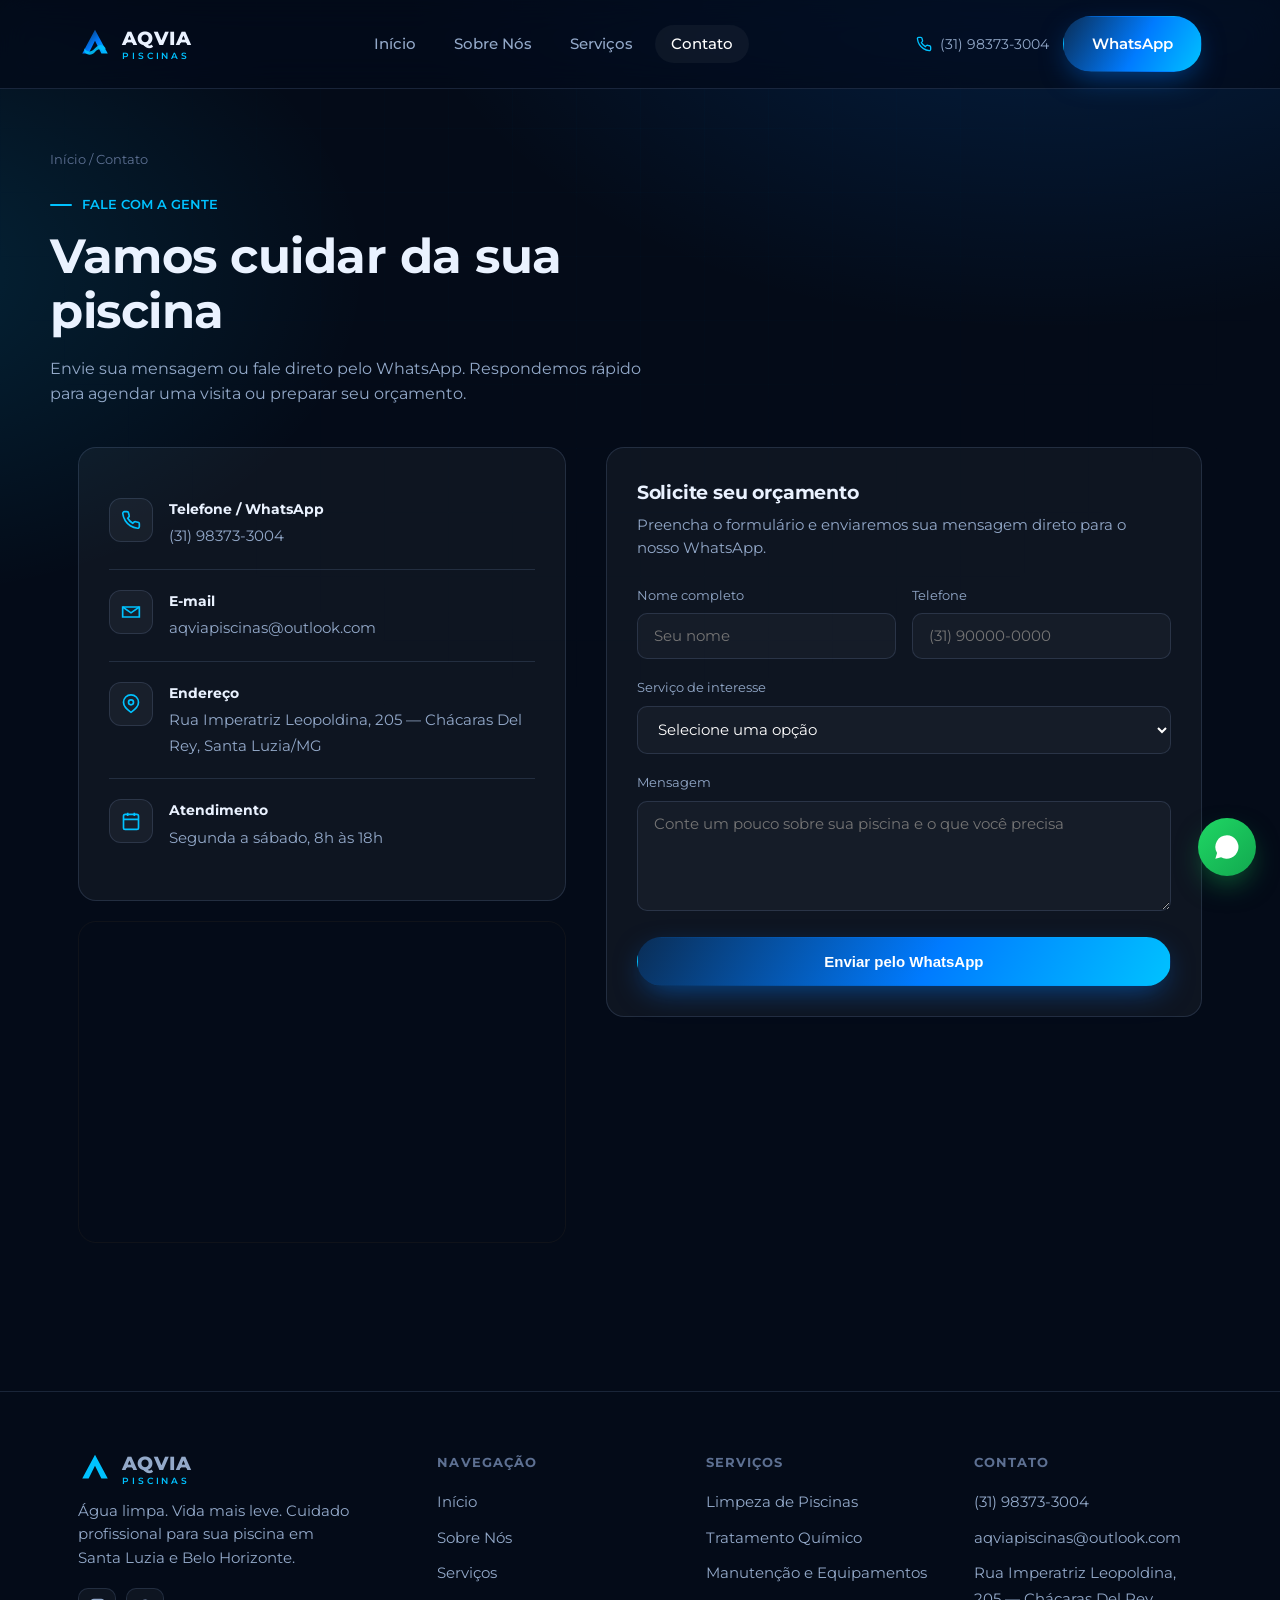
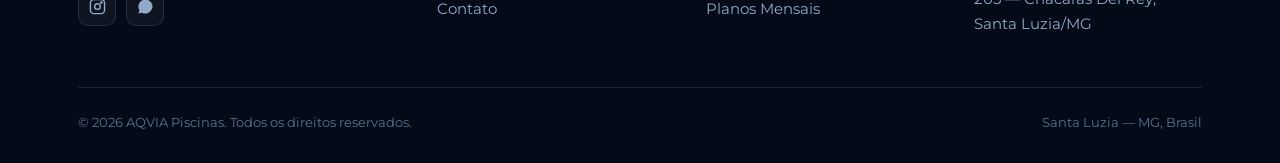
<file: contato.html>
<!DOCTYPE html>
<html lang="pt-BR">
<head>
<meta charset="UTF-8">
<meta name="viewport" content="width=device-width, initial-scale=1.0">
<title>Contato | AQVIA Piscinas — Santa Luzia e Belo Horizonte</title>
<meta name="description" content="Fale com a AQVIA Piscinas: (31) 98373-3004, aqviapiscinas@outlook.com. Rua Imperatriz Leopoldina, 205, Chácaras Del Rey, Santa Luzia/MG. Solicite seu orçamento.">
<meta name="keywords" content="contato AQVIA Piscinas, orçamento piscina Santa Luzia, telefone piscineiro BH, WhatsApp piscina">
<meta name="robots" content="index, follow">
<link rel="canonical" href="https://www.aqviapiscinas.com.br/contato.html">

<meta property="og:type" content="website">
<meta property="og:site_name" content="AQVIA Piscinas">
<meta property="og:title" content="Contato | AQVIA Piscinas">
<meta property="og:description" content="Solicite seu orçamento: (31) 98373-3004 | aqviapiscinas@outlook.com | Santa Luzia, MG.">
<meta property="og:url" content="https://www.aqviapiscinas.com.br/contato.html">
<meta property="og:locale" content="pt_BR">

<link rel="icon" href="data:image/svg+xml,%3Csvg xmlns='http://www.w3.org/2000/svg' viewBox='0 0 64 64'%3E%3Cdefs%3E%3ClinearGradient id='g' x1='0' y1='0' x2='1' y2='1'%3E%3Cstop offset='0' stop-color='%230A2E57'/%3E%3Cstop offset='1' stop-color='%2300C2FF'/%3E%3C/linearGradient%3E%3C/defs%3E%3Cpath d='M32 6 L54 50 L42 50 L32 28 L22 50 L10 50 Z' fill='url(%23g)'/%3E%3C/svg%3E">
<link rel="preconnect" href="https://fonts.googleapis.com">
<link rel="preconnect" href="https://fonts.gstatic.com" crossorigin>
<link href="https://fonts.googleapis.com/css2?family=Montserrat:wght@400;500;600;700;800&display=swap" rel="stylesheet">
<link rel="stylesheet" href="css/style.css">

<script type="application/ld+json">
{
  "@context": "https://schema.org",
  "@type": "PoolContractor",
  "name": "AQVIA Piscinas",
  "telephone": "+5531983733004",
  "email": "aqviapiscinas@outlook.com",
  "address": {
    "@type": "PostalAddress",
    "streetAddress": "Rua Imperatriz Leopoldina, 205, Chácaras Del Rey",
    "addressLocality": "Santa Luzia",
    "addressRegion": "MG",
    "addressCountry": "BR"
  }
}
</script>
</head>
<body>
<div class="grid-field" aria-hidden="true"></div>

<nav class="nav">
  <div class="nav-inner">
    <a class="logo" href="index.html" aria-label="AQVIA Piscinas — início">
      <svg class="logo-mark" viewBox="0 0 64 64" xmlns="http://www.w3.org/2000/svg" aria-hidden="true">
        <defs><linearGradient id="lg1" x1="0" y1="0" x2="1" y2="1">
          <stop offset="0" stop-color="#0A2E57"/><stop offset="0.55" stop-color="#007BFF"/><stop offset="1" stop-color="#00C2FF"/>
        </linearGradient></defs>
        <path d="M32 5 L56 50 H44 L32 26 L20 50 H8 Z" fill="url(#lg1)"/>
        <path d="M12 40c6 8 12 8 20 0s14-8 20 0l-4 7c-6-7-10-7-16 0s-14 7-20 0z" fill="#00C2FF" opacity="0.9"/>
      </svg>
      <span class="logo-text">AQVIA<span>PISCINAS</span></span>
    </a>
    <ul class="nav-links" id="nav-links">
      <li><a href="index.html">Início</a></li>
      <li><a href="sobre.html">Sobre Nós</a></li>
      <li><a href="servicos.html">Serviços</a></li>
      <li><a href="contato.html" aria-current="page">Contato</a></li>
    </ul>
    <div class="nav-cta">
      <a class="nav-phone" href="tel:+5531983733004">
        <svg viewBox="0 0 24 24" fill="none" stroke="currentColor" stroke-width="2"><path d="M22 16.92v3a2 2 0 0 1-2.18 2 19.79 19.79 0 0 1-8.63-3.07 19.5 19.5 0 0 1-6-6 19.79 19.79 0 0 1-3.07-8.67A2 2 0 0 1 4.11 2h3a2 2 0 0 1 2 1.72c.12.9.34 1.78.66 2.62a2 2 0 0 1-.45 2.11L8.09 9.91a16 16 0 0 0 6 6l1.46-1.46a2 2 0 0 1 2.11-.45c.84.32 1.72.54 2.62.66A2 2 0 0 1 22 16.92z"/></svg>
        (31) 98373-3004
      </a>
      <a class="btn btn-primary" href="https://wa.me/5531983733004" target="_blank" rel="noopener">WhatsApp</a>
      <button class="burger" id="burger" aria-label="Abrir menu" aria-expanded="false"><span></span></button>
    </div>
  </div>
</nav>

<div class="container page-head">
  <div class="breadcrumb"><a href="index.html">Início</a> / Contato</div>
  <div class="eyebrow">FALE COM A GENTE</div>
  <h1 style="font-size:clamp(30px,4.6vw,48px); max-width:680px; line-height:1.15;">Vamos cuidar da sua piscina</h1>
  <p class="section-sub" style="max-width:620px;">Envie sua mensagem ou fale direto pelo WhatsApp. Respondemos rápido para agendar uma visita ou preparar seu orçamento.</p>
</div>

<section style="padding-top:20px;">
  <div class="container contact-grid">
    <div>
      <div class="panel">
        <div class="contact-item">
          <div class="contact-icon"><svg viewBox="0 0 24 24" fill="none" stroke="currentColor" stroke-width="2"><path d="M22 16.92v3a2 2 0 0 1-2.18 2 19.79 19.79 0 0 1-8.63-3.07 19.5 19.5 0 0 1-6-6 19.79 19.79 0 0 1-3.07-8.67A2 2 0 0 1 4.11 2h3a2 2 0 0 1 2 1.72c.12.9.34 1.78.66 2.62a2 2 0 0 1-.45 2.11L8.09 9.91a16 16 0 0 0 6 6l1.46-1.46a2 2 0 0 1 2.11-.45c.84.32 1.72.54 2.62.66A2 2 0 0 1 22 16.92z"/></svg></div>
          <div>
            <b>Telefone / WhatsApp</b>
            <a href="tel:+5531983733004">(31) 98373-3004</a>
          </div>
        </div>
        <div class="contact-item">
          <div class="contact-icon"><svg viewBox="0 0 24 24" fill="none" stroke="currentColor" stroke-width="2"><path d="M4 4h16v16H4z" opacity="0"/><path d="M22 6 12 13 2 6"/><path d="M2 6h20v12H2z"/></svg></div>
          <div>
            <b>E-mail</b>
            <a href="mailto:aqviapiscinas@outlook.com">aqviapiscinas@outlook.com</a>
          </div>
        </div>
        <div class="contact-item">
          <div class="contact-icon"><svg viewBox="0 0 24 24" fill="none" stroke="currentColor" stroke-width="2"><path d="M21 10c0 6-9 12-9 12s-9-6-9-12a9 9 0 0 1 18 0z"/><circle cx="12" cy="10" r="3"/></svg></div>
          <div>
            <b>Endereço</b>
            <span>Rua Imperatriz Leopoldina, 205 — Chácaras Del Rey, Santa Luzia/MG</span>
          </div>
        </div>
        <div class="contact-item">
          <div class="contact-icon"><svg viewBox="0 0 24 24" fill="none" stroke="currentColor" stroke-width="2"><rect x="3" y="4" width="18" height="18" rx="2"/><path d="M16 2v4M8 2v4M3 10h18"/></svg></div>
          <div>
            <b>Atendimento</b>
            <span>Segunda a sábado, 8h às 18h</span>
          </div>
        </div>
      </div>

      <div class="map-frame" style="margin-top:20px;">
        <iframe title="Localização AQVIA Piscinas" loading="lazy" referrerpolicy="no-referrer-when-downgrade"
          src="https://www.google.com/maps?q=Rua+Imperatriz+Leopoldina,+205,+Ch%C3%A1caras+Del+Rey,+Santa+Luzia,+MG&output=embed"></iframe>
      </div>
    </div>

    <div class="panel">
      <h3 style="font-size:19px; margin-bottom:6px;">Solicite seu orçamento</h3>
      <p style="color:var(--text-dim); font-size:14.5px; margin-bottom:24px;">Preencha o formulário e enviaremos sua mensagem direto para o nosso WhatsApp.</p>
      <form id="contact-form">
        <div class="form-row">
          <div class="form-field">
            <label for="f-name">Nome completo</label>
            <input id="f-name" name="name" type="text" required placeholder="Seu nome">
          </div>
          <div class="form-field">
            <label for="f-phone">Telefone</label>
            <input id="f-phone" name="phone" type="tel" required placeholder="(31) 90000-0000">
          </div>
        </div>
        <div class="form-field">
          <label for="f-service">Serviço de interesse</label>
          <select id="f-service" name="service">
            <option value="">Selecione uma opção</option>
            <option>Limpeza de Piscinas</option>
            <option>Tratamento Químico</option>
            <option>Manutenção e Equipamentos</option>
            <option>Planos Mensais</option>
            <option>Ainda não sei</option>
          </select>
        </div>
        <div class="form-field">
          <label for="f-message">Mensagem</label>
          <textarea id="f-message" name="message" placeholder="Conte um pouco sobre sua piscina e o que você precisa"></textarea>
        </div>
        <button type="submit" class="btn btn-primary btn-block">Enviar pelo WhatsApp</button>
      </form>
    </div>
  </div>
</section>

<footer>
  <div class="container">
    <div class="footer-grid">
      <div>
        <a class="logo" href="index.html">
          <svg class="logo-mark" viewBox="0 0 64 64" xmlns="http://www.w3.org/2000/svg" aria-hidden="true"><path d="M32 5 L56 50 H44 L32 26 L20 50 H8 Z" fill="#00C2FF"/></svg>
          <span class="logo-text">AQVIA<span>PISCINAS</span></span>
        </a>
        <p class="footer-tagline">Água limpa. Vida mais leve. Cuidado profissional para sua piscina em Santa Luzia e Belo Horizonte.</p>
        <div class="social-row">
          <a href="https://www.instagram.com/aqvia.piscinas" target="_blank" rel="noopener" aria-label="Instagram AQVIA Piscinas"><svg viewBox="0 0 24 24" fill="none" stroke="currentColor" stroke-width="2"><rect x="2" y="2" width="20" height="20" rx="5"/><circle cx="12" cy="12" r="4"/><circle cx="17.5" cy="6.5" r="1"/></svg></a>
          <a href="https://wa.me/5531983733004" target="_blank" rel="noopener" aria-label="WhatsApp AQVIA Piscinas"><svg viewBox="0 0 24 24" fill="currentColor"><path d="M17.5 14.4c-.3-.1-1.6-.8-1.8-.9-.3-.1-.4-.1-.6.1-.2.3-.6.9-.8 1-.1.2-.3.2-.6.1-.3-.1-1.2-.4-2.3-1.4-.9-.8-1.4-1.7-1.6-2-.2-.3 0-.5.1-.6.1-.1.3-.3.4-.5.1-.1.2-.3.2-.4.1-.2 0-.4 0-.5C10.4 9 10 8 9.8 7.6c-.2-.4-.4-.4-.6-.4h-.5c-.2 0-.5.1-.7.3-.3.3-1 1-1 2.3 0 1.4 1 2.7 1.1 2.9.1.2 2 3 4.8 4.3.7.3 1.2.5 1.6.6.7.2 1.3.2 1.8.1.5-.1 1.6-.7 1.9-1.3.2-.6.2-1.1.2-1.2-.1-.2-.3-.2-.6-.4z"/><path d="M12 2a10 10 0 0 0-8.5 15.2L2 22l4.9-1.3A10 10 0 1 0 12 2z"/></svg></a>
        </div>
      </div>
      <div>
        <h4>NAVEGAÇÃO</h4>
        <ul>
          <li><a href="index.html">Início</a></li>
          <li><a href="sobre.html">Sobre Nós</a></li>
          <li><a href="servicos.html">Serviços</a></li>
          <li><a href="contato.html">Contato</a></li>
        </ul>
      </div>
      <div>
        <h4>SERVIÇOS</h4>
        <ul>
          <li><a href="servicos.html#limpeza">Limpeza de Piscinas</a></li>
          <li><a href="servicos.html#quimico">Tratamento Químico</a></li>
          <li><a href="servicos.html#manutencao">Manutenção e Equipamentos</a></li>
          <li><a href="servicos.html#planos">Planos Mensais</a></li>
        </ul>
      </div>
      <div>
        <h4>CONTATO</h4>
        <ul>
          <li><a href="tel:+5531983733004">(31) 98373-3004</a></li>
          <li><a href="mailto:aqviapiscinas@outlook.com">aqviapiscinas@outlook.com</a></li>
          <li><a href="contato.html">Rua Imperatriz Leopoldina, 205 — Chácaras Del Rey, Santa Luzia/MG</a></li>
        </ul>
      </div>
    </div>
    <div class="footer-bottom">
      <span>© <span class="year"></span> AQVIA Piscinas. Todos os direitos reservados.</span>
      <span>Santa Luzia — MG, Brasil</span>
    </div>
  </div>
</footer>

<a class="wa-float" href="https://wa.me/5531983733004" target="_blank" rel="noopener" aria-label="Falar no WhatsApp">
  <svg viewBox="0 0 24 24" fill="currentColor"><path d="M17.5 14.4c-.3-.1-1.6-.8-1.8-.9-.3-.1-.4-.1-.6.1-.2.3-.6.9-.8 1-.1.2-.3.2-.6.1-.3-.1-1.2-.4-2.3-1.4-.9-.8-1.4-1.7-1.6-2-.2-.3 0-.5.1-.6.1-.1.3-.3.4-.5.1-.1.2-.3.2-.4.1-.2 0-.4 0-.5C10.4 9 10 8 9.8 7.6c-.2-.4-.4-.4-.6-.4h-.5c-.2 0-.5.1-.7.3-.3.3-1 1-1 2.3 0 1.4 1 2.7 1.1 2.9.1.2 2 3 4.8 4.3.7.3 1.2.5 1.6.6.7.2 1.3.2 1.8.1.5-.1 1.6-.7 1.9-1.3.2-.6.2-1.1.2-1.2-.1-.2-.3-.2-.6-.4z"/><path d="M12 2a10 10 0 0 0-8.5 15.2L2 22l4.9-1.3A10 10 0 1 0 12 2z"/></svg>
</a>

<script src="js/script.js"></script>
</body>
</html>
</file>
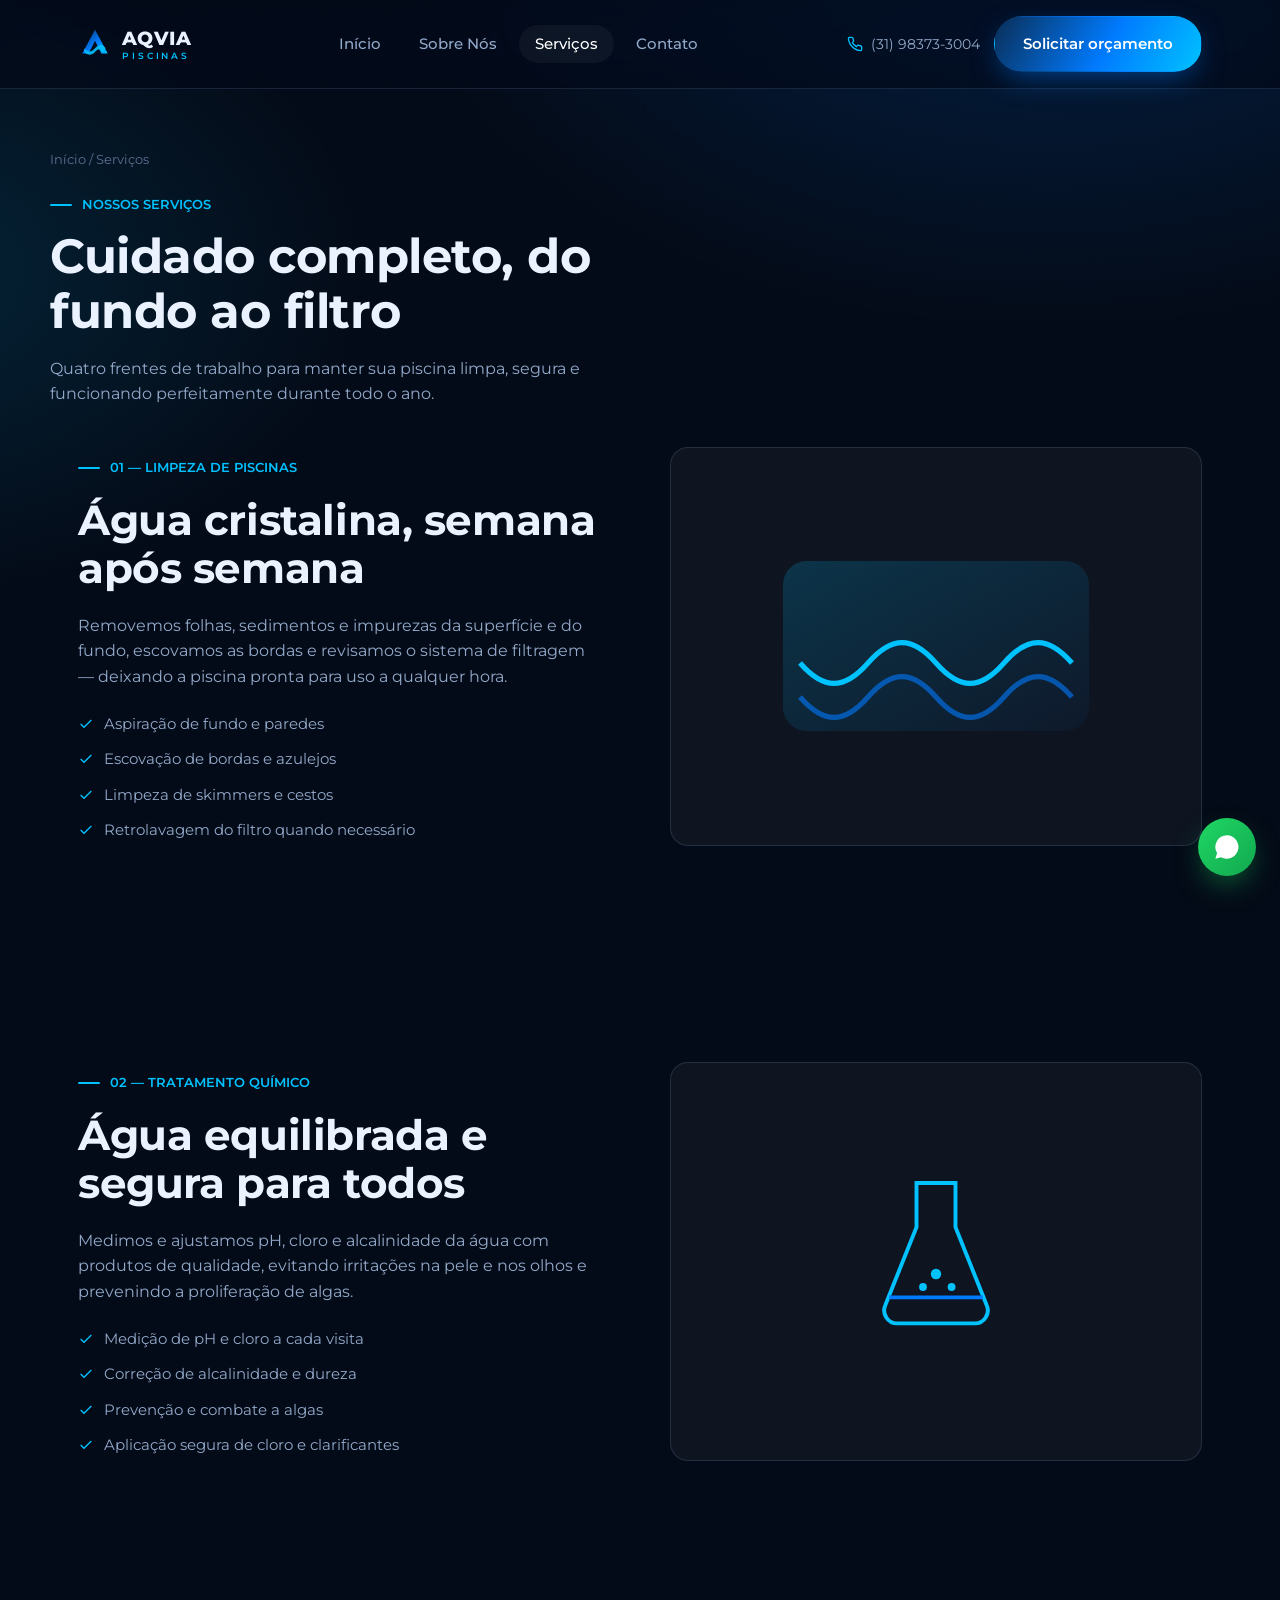
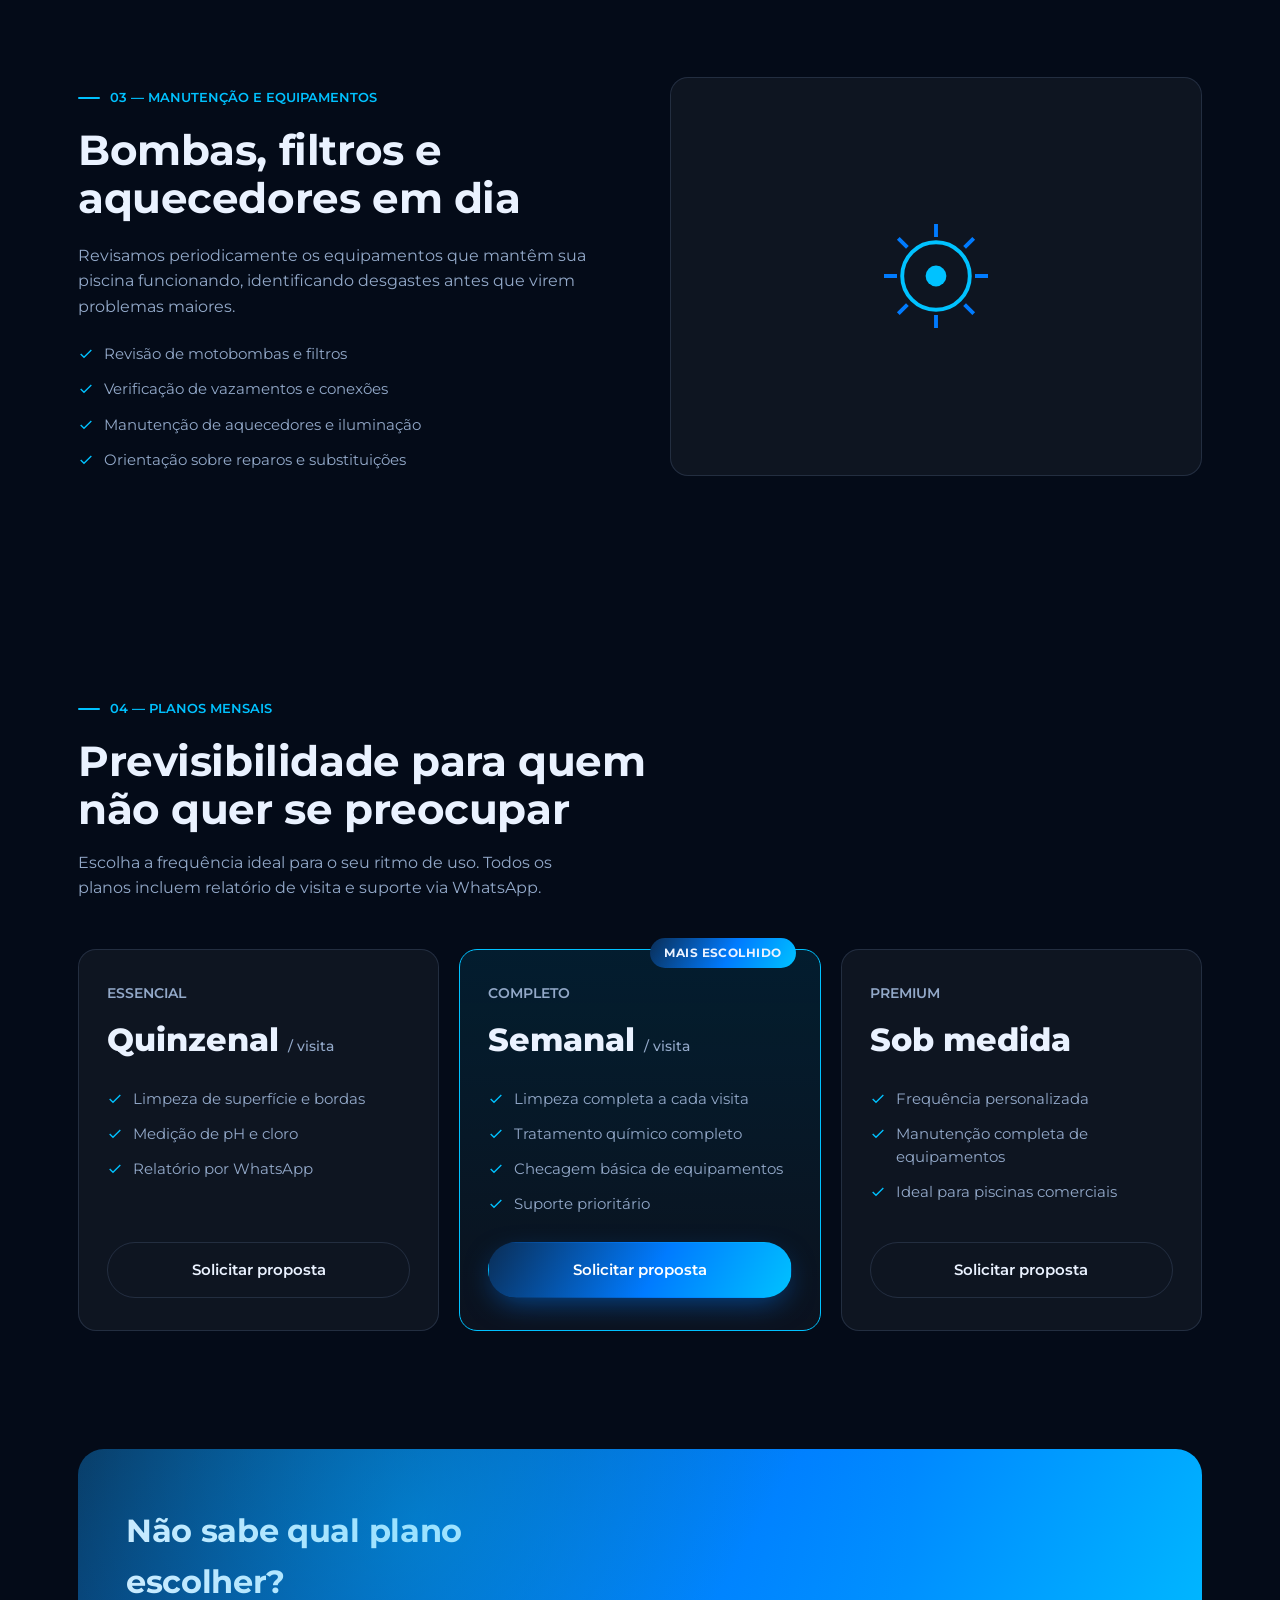
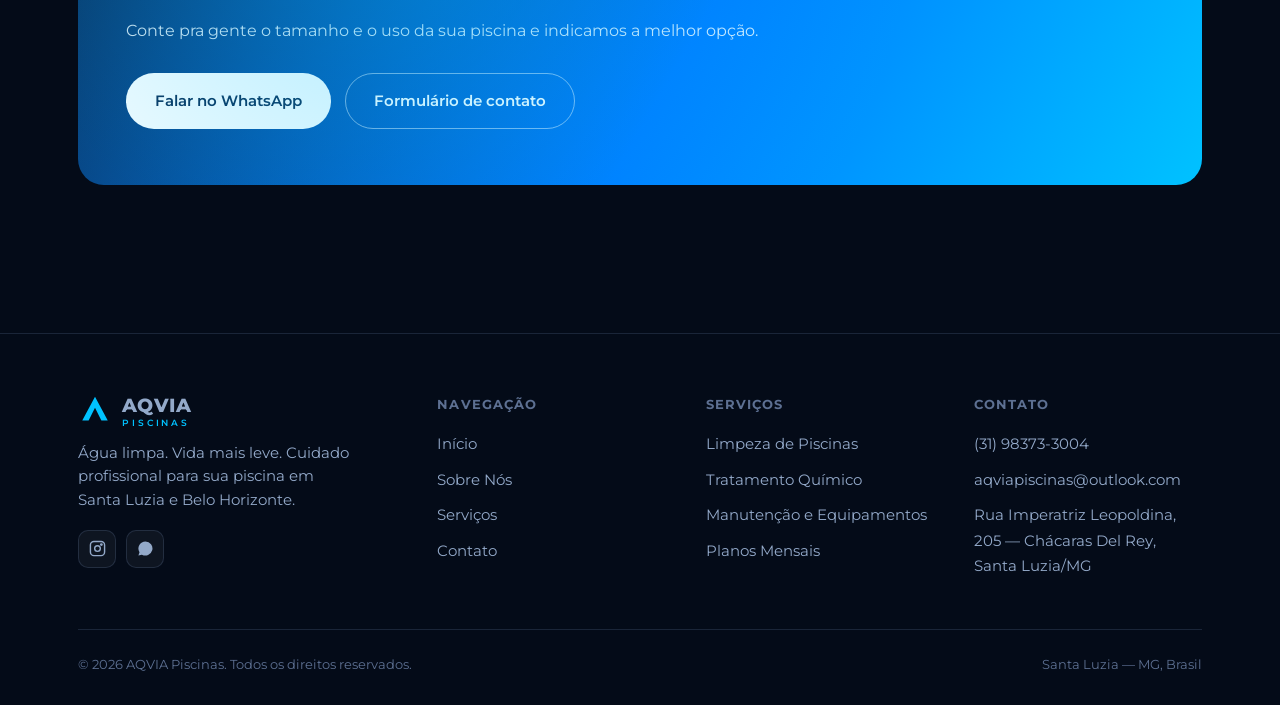
<file: servicos.html>
<!DOCTYPE html>
<html lang="pt-BR">
<head>
<meta charset="UTF-8">
<meta name="viewport" content="width=device-width, initial-scale=1.0">
<title>Serviços | AQVIA Piscinas — Limpeza, Tratamento Químico e Manutenção</title>
<meta name="description" content="Conheça os serviços da AQVIA Piscinas: limpeza de piscinas, tratamento químico, manutenção de equipamentos e planos mensais em Santa Luzia e Belo Horizonte.">
<meta name="keywords" content="limpeza de piscina, tratamento químico piscina, manutenção de equipamentos de piscina, planos mensais piscina, cloração de piscina">
<meta name="robots" content="index, follow">
<link rel="canonical" href="https://www.aqviapiscinas.com.br/servicos.html">

<meta property="og:type" content="website">
<meta property="og:site_name" content="AQVIA Piscinas">
<meta property="og:title" content="Serviços | AQVIA Piscinas">
<meta property="og:description" content="Limpeza, tratamento químico, manutenção de equipamentos e planos mensais para sua piscina.">
<meta property="og:url" content="https://www.aqviapiscinas.com.br/servicos.html">
<meta property="og:locale" content="pt_BR">

<link rel="icon" href="data:image/svg+xml,%3Csvg xmlns='http://www.w3.org/2000/svg' viewBox='0 0 64 64'%3E%3Cdefs%3E%3ClinearGradient id='g' x1='0' y1='0' x2='1' y2='1'%3E%3Cstop offset='0' stop-color='%230A2E57'/%3E%3Cstop offset='1' stop-color='%2300C2FF'/%3E%3C/linearGradient%3E%3C/defs%3E%3Cpath d='M32 6 L54 50 L42 50 L32 28 L22 50 L10 50 Z' fill='url(%23g)'/%3E%3C/svg%3E">
<link rel="preconnect" href="https://fonts.googleapis.com">
<link rel="preconnect" href="https://fonts.gstatic.com" crossorigin>
<link href="https://fonts.googleapis.com/css2?family=Montserrat:wght@400;500;600;700;800&display=swap" rel="stylesheet">
<link rel="stylesheet" href="css/style.css">

<script type="application/ld+json">
{
  "@context": "https://schema.org",
  "@type": "Service",
  "serviceType": "Limpeza e manutenção de piscinas",
  "provider": { "@type": "PoolContractor", "name": "AQVIA Piscinas", "telephone": "+5531983733004" },
  "areaServed": ["Santa Luzia", "Belo Horizonte"],
  "hasOfferCatalog": {
    "@type": "OfferCatalog",
    "name": "Serviços AQVIA Piscinas",
    "itemListElement": [
      {"@type":"Offer","itemOffered":{"@type":"Service","name":"Limpeza de Piscinas"}},
      {"@type":"Offer","itemOffered":{"@type":"Service","name":"Tratamento Químico"}},
      {"@type":"Offer","itemOffered":{"@type":"Service","name":"Manutenção e Equipamentos"}},
      {"@type":"Offer","itemOffered":{"@type":"Service","name":"Planos Mensais"}}
    ]
  }
}
</script>
</head>
<body>
<div class="grid-field" aria-hidden="true"></div>

<nav class="nav">
  <div class="nav-inner">
    <a class="logo" href="index.html" aria-label="AQVIA Piscinas — início">
      <svg class="logo-mark" viewBox="0 0 64 64" xmlns="http://www.w3.org/2000/svg" aria-hidden="true">
        <defs><linearGradient id="lg1" x1="0" y1="0" x2="1" y2="1">
          <stop offset="0" stop-color="#0A2E57"/><stop offset="0.55" stop-color="#007BFF"/><stop offset="1" stop-color="#00C2FF"/>
        </linearGradient></defs>
        <path d="M32 5 L56 50 H44 L32 26 L20 50 H8 Z" fill="url(#lg1)"/>
        <path d="M12 40c6 8 12 8 20 0s14-8 20 0l-4 7c-6-7-10-7-16 0s-14 7-20 0z" fill="#00C2FF" opacity="0.9"/>
      </svg>
      <span class="logo-text">AQVIA<span>PISCINAS</span></span>
    </a>
    <ul class="nav-links" id="nav-links">
      <li><a href="index.html">Início</a></li>
      <li><a href="sobre.html">Sobre Nós</a></li>
      <li><a href="servicos.html" aria-current="page">Serviços</a></li>
      <li><a href="contato.html">Contato</a></li>
    </ul>
    <div class="nav-cta">
      <a class="nav-phone" href="tel:+5531983733004">
        <svg viewBox="0 0 24 24" fill="none" stroke="currentColor" stroke-width="2"><path d="M22 16.92v3a2 2 0 0 1-2.18 2 19.79 19.79 0 0 1-8.63-3.07 19.5 19.5 0 0 1-6-6 19.79 19.79 0 0 1-3.07-8.67A2 2 0 0 1 4.11 2h3a2 2 0 0 1 2 1.72c.12.9.34 1.78.66 2.62a2 2 0 0 1-.45 2.11L8.09 9.91a16 16 0 0 0 6 6l1.46-1.46a2 2 0 0 1 2.11-.45c.84.32 1.72.54 2.62.66A2 2 0 0 1 22 16.92z"/></svg>
        (31) 98373-3004
      </a>
      <a class="btn btn-primary" href="contato.html">Solicitar orçamento</a>
      <button class="burger" id="burger" aria-label="Abrir menu" aria-expanded="false"><span></span></button>
    </div>
  </div>
</nav>

<div class="container page-head">
  <div class="breadcrumb"><a href="index.html">Início</a> / Serviços</div>
  <div class="eyebrow">NOSSOS SERVIÇOS</div>
  <h1 style="font-size:clamp(30px,4.6vw,48px); max-width:680px; line-height:1.15;">Cuidado completo, do fundo ao filtro</h1>
  <p class="section-sub" style="max-width:620px;">Quatro frentes de trabalho para manter sua piscina limpa, segura e funcionando perfeitamente durante todo o ano.</p>
</div>

<section id="limpeza" style="padding-top:20px;">
  <div class="container split">
    <div>
      <div class="eyebrow">01 — LIMPEZA DE PISCINAS</div>
      <h2 class="section-title">Água cristalina, semana após semana</h2>
      <p class="section-sub" style="margin-top:20px; color:var(--text-dim);">Removemos folhas, sedimentos e impurezas da superfície e do fundo, escovamos as bordas e revisamos o sistema de filtragem — deixando a piscina pronta para uso a qualquer hora.</p>
      <ul class="plan-list" style="margin-top:24px;">
        <li><svg viewBox="0 0 24 24" fill="none" stroke="currentColor" stroke-width="2"><path d="M20 6 9 17l-5-5"/></svg>Aspiração de fundo e paredes</li>
        <li><svg viewBox="0 0 24 24" fill="none" stroke="currentColor" stroke-width="2"><path d="M20 6 9 17l-5-5"/></svg>Escovação de bordas e azulejos</li>
        <li><svg viewBox="0 0 24 24" fill="none" stroke="currentColor" stroke-width="2"><path d="M20 6 9 17l-5-5"/></svg>Limpeza de skimmers e cestos</li>
        <li><svg viewBox="0 0 24 24" fill="none" stroke="currentColor" stroke-width="2"><path d="M20 6 9 17l-5-5"/></svg>Retrolavagem do filtro quando necessário</li>
      </ul>
    </div>
    <div class="panel" style="aspect-ratio:4/3; display:flex; align-items:center; justify-content:center;">
      <svg viewBox="0 0 200 160" width="100%" style="max-width:340px;">
        <defs><linearGradient id="s1" x1="0" y1="0" x2="1" y2="1"><stop offset="0" stop-color="#00C2FF"/><stop offset="1" stop-color="#0A2E57"/></linearGradient></defs>
        <rect x="10" y="30" width="180" height="100" rx="14" fill="url(#s1)" opacity="0.18"/>
        <path d="M20 90c14 16 26 16 40 0s26-16 40 0 26 16 40 0 26-16 40 0" fill="none" stroke="#00C2FF" stroke-width="3"/>
        <path d="M20 110c14 16 26 16 40 0s26-16 40 0 26 16 40 0 26-16 40 0" fill="none" stroke="#007BFF" stroke-width="3" opacity="0.6"/>
      </svg>
    </div>
  </div>
</section>

<section id="quimico">
  <div class="container split">
    <div class="panel" style="aspect-ratio:4/3; display:flex; align-items:center; justify-content:center; order:2;">
      <svg viewBox="0 0 200 160" width="100%" style="max-width:260px;">
        <path d="M85 20h30v34l24 60a10 10 0 0 1-9 14H70a10 10 0 0 1-9-14l24-60z" fill="none" stroke="#00C2FF" stroke-width="3"/>
        <path d="M64 108h72" stroke="#007BFF" stroke-width="3"/>
        <circle cx="100" cy="90" r="4" fill="#00C2FF"/>
        <circle cx="112" cy="100" r="3" fill="#00C2FF"/>
        <circle cx="90" cy="100" r="3" fill="#00C2FF"/>
      </svg>
    </div>
    <div style="order:1;">
      <div class="eyebrow">02 — TRATAMENTO QUÍMICO</div>
      <h2 class="section-title">Água equilibrada e segura para todos</h2>
      <p class="section-sub" style="margin-top:20px; color:var(--text-dim);">Medimos e ajustamos pH, cloro e alcalinidade da água com produtos de qualidade, evitando irritações na pele e nos olhos e prevenindo a proliferação de algas.</p>
      <ul class="plan-list" style="margin-top:24px;">
        <li><svg viewBox="0 0 24 24" fill="none" stroke="currentColor" stroke-width="2"><path d="M20 6 9 17l-5-5"/></svg>Medição de pH e cloro a cada visita</li>
        <li><svg viewBox="0 0 24 24" fill="none" stroke="currentColor" stroke-width="2"><path d="M20 6 9 17l-5-5"/></svg>Correção de alcalinidade e dureza</li>
        <li><svg viewBox="0 0 24 24" fill="none" stroke="currentColor" stroke-width="2"><path d="M20 6 9 17l-5-5"/></svg>Prevenção e combate a algas</li>
        <li><svg viewBox="0 0 24 24" fill="none" stroke="currentColor" stroke-width="2"><path d="M20 6 9 17l-5-5"/></svg>Aplicação segura de cloro e clarificantes</li>
      </ul>
    </div>
  </div>
</section>

<section id="manutencao">
  <div class="container split">
    <div>
      <div class="eyebrow">03 — MANUTENÇÃO E EQUIPAMENTOS</div>
      <h2 class="section-title">Bombas, filtros e aquecedores em dia</h2>
      <p class="section-sub" style="margin-top:20px; color:var(--text-dim);">Revisamos periodicamente os equipamentos que mantêm sua piscina funcionando, identificando desgastes antes que virem problemas maiores.</p>
      <ul class="plan-list" style="margin-top:24px;">
        <li><svg viewBox="0 0 24 24" fill="none" stroke="currentColor" stroke-width="2"><path d="M20 6 9 17l-5-5"/></svg>Revisão de motobombas e filtros</li>
        <li><svg viewBox="0 0 24 24" fill="none" stroke="currentColor" stroke-width="2"><path d="M20 6 9 17l-5-5"/></svg>Verificação de vazamentos e conexões</li>
        <li><svg viewBox="0 0 24 24" fill="none" stroke="currentColor" stroke-width="2"><path d="M20 6 9 17l-5-5"/></svg>Manutenção de aquecedores e iluminação</li>
        <li><svg viewBox="0 0 24 24" fill="none" stroke="currentColor" stroke-width="2"><path d="M20 6 9 17l-5-5"/></svg>Orientação sobre reparos e substituições</li>
      </ul>
    </div>
    <div class="panel" style="aspect-ratio:4/3; display:flex; align-items:center; justify-content:center;">
      <svg viewBox="0 0 200 160" width="100%" style="max-width:260px;">
        <circle cx="100" cy="80" r="26" fill="none" stroke="#00C2FF" stroke-width="3"/>
        <circle cx="100" cy="80" r="8" fill="#00C2FF"/>
        <g stroke="#007BFF" stroke-width="3">
          <path d="M100 40v10M100 110v10M60 80h10M130 80h10M71 51l7 7M122 102l7 7M129 51l-7 7M78 102l-7 7"/>
        </g>
      </svg>
    </div>
  </div>
</section>

<section id="planos">
  <div class="container">
    <div class="eyebrow">04 — PLANOS MENSAIS</div>
    <h2 class="section-title">Previsibilidade para quem não quer se preocupar</h2>
    <p class="section-sub">Escolha a frequência ideal para o seu ritmo de uso. Todos os planos incluem relatório de visita e suporte via WhatsApp.</p>

    <div class="plan-grid">
      <div class="plan-card">
        <div class="plan-name">ESSENCIAL</div>
        <div class="plan-price">Quinzenal <span>/ visita</span></div>
        <ul class="plan-list">
          <li><svg viewBox="0 0 24 24" fill="none" stroke="currentColor" stroke-width="2"><path d="M20 6 9 17l-5-5"/></svg>Limpeza de superfície e bordas</li>
          <li><svg viewBox="0 0 24 24" fill="none" stroke="currentColor" stroke-width="2"><path d="M20 6 9 17l-5-5"/></svg>Medição de pH e cloro</li>
          <li><svg viewBox="0 0 24 24" fill="none" stroke="currentColor" stroke-width="2"><path d="M20 6 9 17l-5-5"/></svg>Relatório por WhatsApp</li>
        </ul>
        <a class="btn btn-ghost btn-block" href="contato.html">Solicitar proposta</a>
      </div>
      <div class="plan-card featured">
        <div class="plan-badge">MAIS ESCOLHIDO</div>
        <div class="plan-name">COMPLETO</div>
        <div class="plan-price">Semanal <span>/ visita</span></div>
        <ul class="plan-list">
          <li><svg viewBox="0 0 24 24" fill="none" stroke="currentColor" stroke-width="2"><path d="M20 6 9 17l-5-5"/></svg>Limpeza completa a cada visita</li>
          <li><svg viewBox="0 0 24 24" fill="none" stroke="currentColor" stroke-width="2"><path d="M20 6 9 17l-5-5"/></svg>Tratamento químico completo</li>
          <li><svg viewBox="0 0 24 24" fill="none" stroke="currentColor" stroke-width="2"><path d="M20 6 9 17l-5-5"/></svg>Checagem básica de equipamentos</li>
          <li><svg viewBox="0 0 24 24" fill="none" stroke="currentColor" stroke-width="2"><path d="M20 6 9 17l-5-5"/></svg>Suporte prioritário</li>
        </ul>
        <a class="btn btn-primary btn-block" href="contato.html">Solicitar proposta</a>
      </div>
      <div class="plan-card">
        <div class="plan-name">PREMIUM</div>
        <div class="plan-price">Sob medida</div>
        <ul class="plan-list">
          <li><svg viewBox="0 0 24 24" fill="none" stroke="currentColor" stroke-width="2"><path d="M20 6 9 17l-5-5"/></svg>Frequência personalizada</li>
          <li><svg viewBox="0 0 24 24" fill="none" stroke="currentColor" stroke-width="2"><path d="M20 6 9 17l-5-5"/></svg>Manutenção completa de equipamentos</li>
          <li><svg viewBox="0 0 24 24" fill="none" stroke="currentColor" stroke-width="2"><path d="M20 6 9 17l-5-5"/></svg>Ideal para piscinas comerciais</li>
        </ul>
        <a class="btn btn-ghost btn-block" href="contato.html">Solicitar proposta</a>
      </div>
    </div>
  </div>
</section>

<section style="padding-top:10px;">
  <div class="container">
    <div class="cta-band">
      <div>
        <h2>Não sabe qual plano escolher?</h2>
        <p>Conte pra gente o tamanho e o uso da sua piscina e indicamos a melhor opção.</p>
      </div>
      <div style="display:flex; gap:14px; flex-wrap:wrap;">
        <a class="btn btn-primary" style="background:#fff; color:var(--blue-dark); box-shadow:none;" href="https://wa.me/5531983733004" target="_blank" rel="noopener">Falar no WhatsApp</a>
        <a class="btn btn-ghost" href="contato.html">Formulário de contato</a>
      </div>
    </div>
  </div>
</section>

<footer>
  <div class="container">
    <div class="footer-grid">
      <div>
        <a class="logo" href="index.html">
          <svg class="logo-mark" viewBox="0 0 64 64" xmlns="http://www.w3.org/2000/svg" aria-hidden="true"><path d="M32 5 L56 50 H44 L32 26 L20 50 H8 Z" fill="#00C2FF"/></svg>
          <span class="logo-text">AQVIA<span>PISCINAS</span></span>
        </a>
        <p class="footer-tagline">Água limpa. Vida mais leve. Cuidado profissional para sua piscina em Santa Luzia e Belo Horizonte.</p>
        <div class="social-row">
          <a href="https://www.instagram.com/aqvia.piscinas" target="_blank" rel="noopener" aria-label="Instagram AQVIA Piscinas"><svg viewBox="0 0 24 24" fill="none" stroke="currentColor" stroke-width="2"><rect x="2" y="2" width="20" height="20" rx="5"/><circle cx="12" cy="12" r="4"/><circle cx="17.5" cy="6.5" r="1"/></svg></a>
          <a href="https://wa.me/5531983733004" target="_blank" rel="noopener" aria-label="WhatsApp AQVIA Piscinas"><svg viewBox="0 0 24 24" fill="currentColor"><path d="M17.5 14.4c-.3-.1-1.6-.8-1.8-.9-.3-.1-.4-.1-.6.1-.2.3-.6.9-.8 1-.1.2-.3.2-.6.1-.3-.1-1.2-.4-2.3-1.4-.9-.8-1.4-1.7-1.6-2-.2-.3 0-.5.1-.6.1-.1.3-.3.4-.5.1-.1.2-.3.2-.4.1-.2 0-.4 0-.5C10.4 9 10 8 9.8 7.6c-.2-.4-.4-.4-.6-.4h-.5c-.2 0-.5.1-.7.3-.3.3-1 1-1 2.3 0 1.4 1 2.7 1.1 2.9.1.2 2 3 4.8 4.3.7.3 1.2.5 1.6.6.7.2 1.3.2 1.8.1.5-.1 1.6-.7 1.9-1.3.2-.6.2-1.1.2-1.2-.1-.2-.3-.2-.6-.4z"/><path d="M12 2a10 10 0 0 0-8.5 15.2L2 22l4.9-1.3A10 10 0 1 0 12 2z"/></svg></a>
        </div>
      </div>
      <div>
        <h4>NAVEGAÇÃO</h4>
        <ul>
          <li><a href="index.html">Início</a></li>
          <li><a href="sobre.html">Sobre Nós</a></li>
          <li><a href="servicos.html">Serviços</a></li>
          <li><a href="contato.html">Contato</a></li>
        </ul>
      </div>
      <div>
        <h4>SERVIÇOS</h4>
        <ul>
          <li><a href="servicos.html#limpeza">Limpeza de Piscinas</a></li>
          <li><a href="servicos.html#quimico">Tratamento Químico</a></li>
          <li><a href="servicos.html#manutencao">Manutenção e Equipamentos</a></li>
          <li><a href="servicos.html#planos">Planos Mensais</a></li>
        </ul>
      </div>
      <div>
        <h4>CONTATO</h4>
        <ul>
          <li><a href="tel:+5531983733004">(31) 98373-3004</a></li>
          <li><a href="mailto:aqviapiscinas@outlook.com">aqviapiscinas@outlook.com</a></li>
          <li><a href="contato.html">Rua Imperatriz Leopoldina, 205 — Chácaras Del Rey, Santa Luzia/MG</a></li>
        </ul>
      </div>
    </div>
    <div class="footer-bottom">
      <span>© <span class="year"></span> AQVIA Piscinas. Todos os direitos reservados.</span>
      <span>Santa Luzia — MG, Brasil</span>
    </div>
  </div>
</footer>

<a class="wa-float" href="https://wa.me/5531983733004" target="_blank" rel="noopener" aria-label="Falar no WhatsApp">
  <svg viewBox="0 0 24 24" fill="currentColor"><path d="M17.5 14.4c-.3-.1-1.6-.8-1.8-.9-.3-.1-.4-.1-.6.1-.2.3-.6.9-.8 1-.1.2-.3.2-.6.1-.3-.1-1.2-.4-2.3-1.4-.9-.8-1.4-1.7-1.6-2-.2-.3 0-.5.1-.6.1-.1.3-.3.4-.5.1-.1.2-.3.2-.4.1-.2 0-.4 0-.5C10.4 9 10 8 9.8 7.6c-.2-.4-.4-.4-.6-.4h-.5c-.2 0-.5.1-.7.3-.3.3-1 1-1 2.3 0 1.4 1 2.7 1.1 2.9.1.2 2 3 4.8 4.3.7.3 1.2.5 1.6.6.7.2 1.3.2 1.8.1.5-.1 1.6-.7 1.9-1.3.2-.6.2-1.1.2-1.2-.1-.2-.3-.2-.6-.4z"/><path d="M12 2a10 10 0 0 0-8.5 15.2L2 22l4.9-1.3A10 10 0 1 0 12 2z"/></svg>
</a>

<script src="js/script.js"></script>
</body>
</html>
</file>
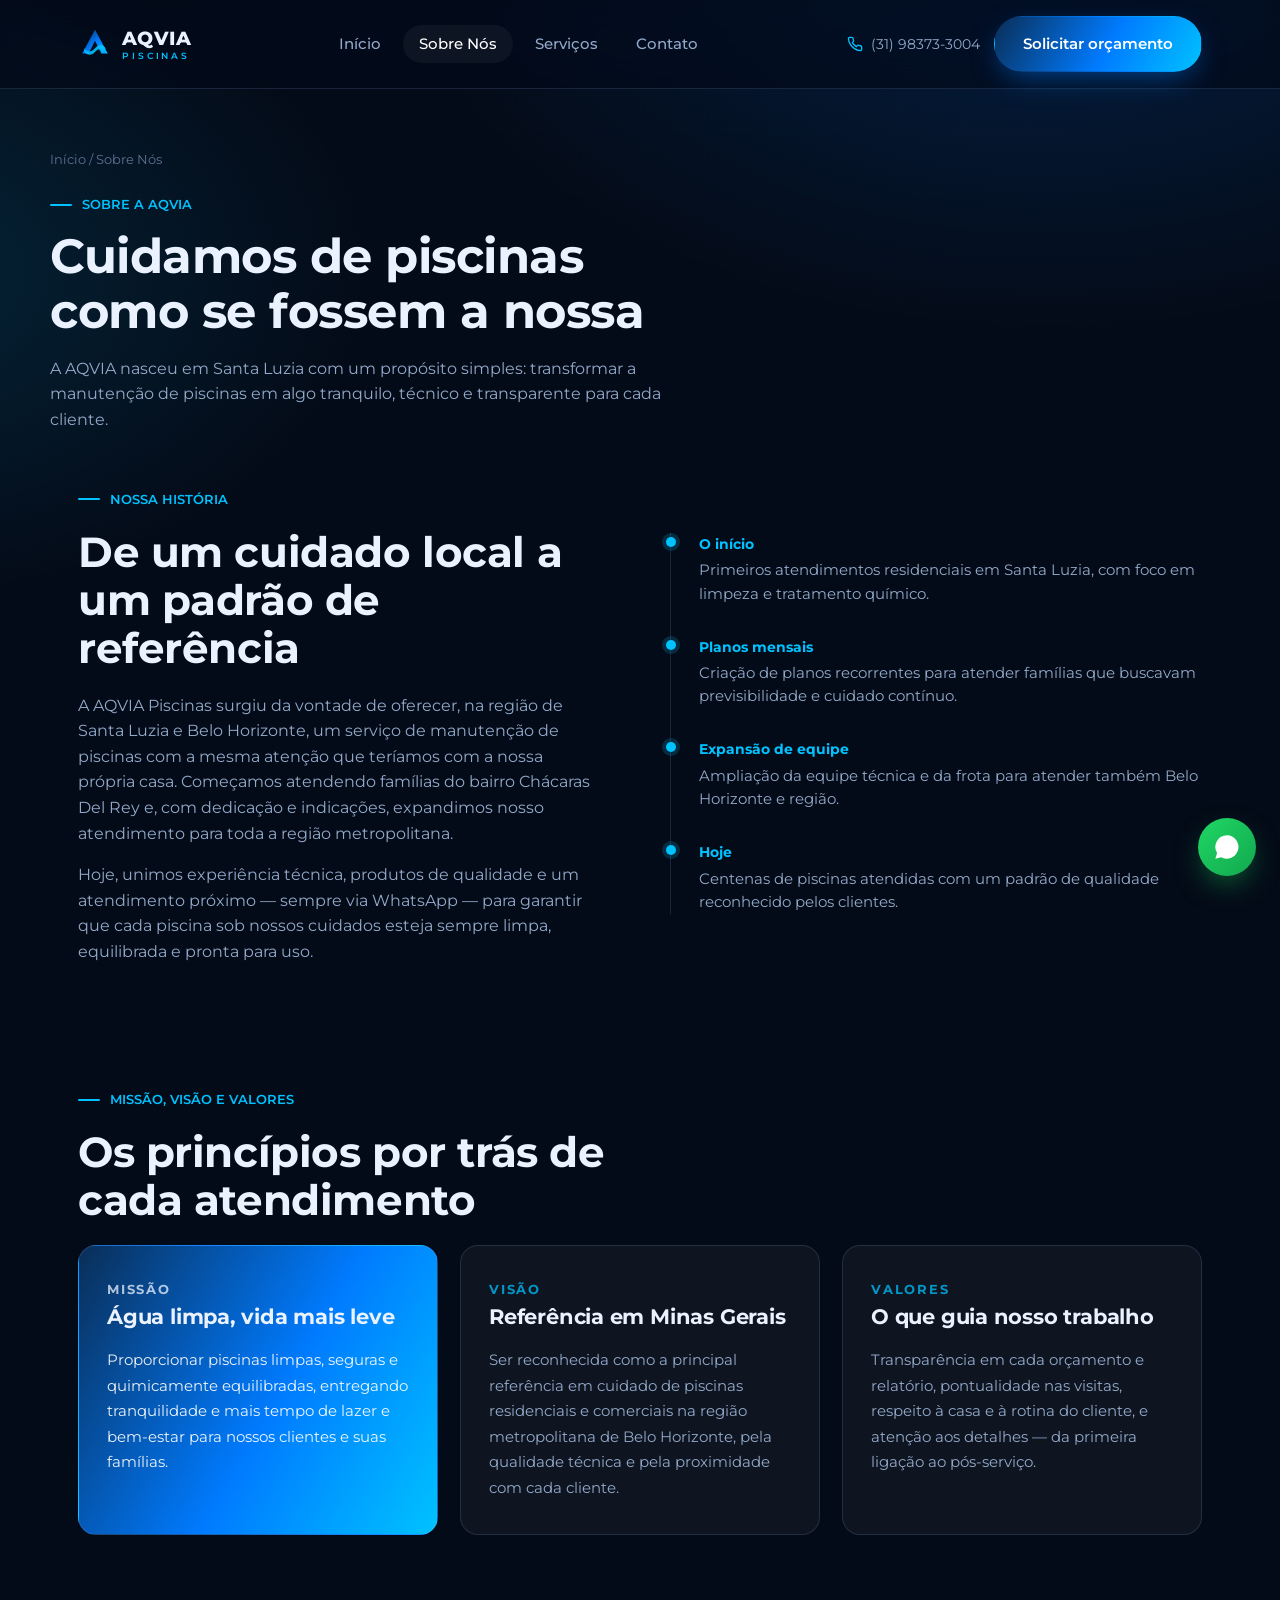
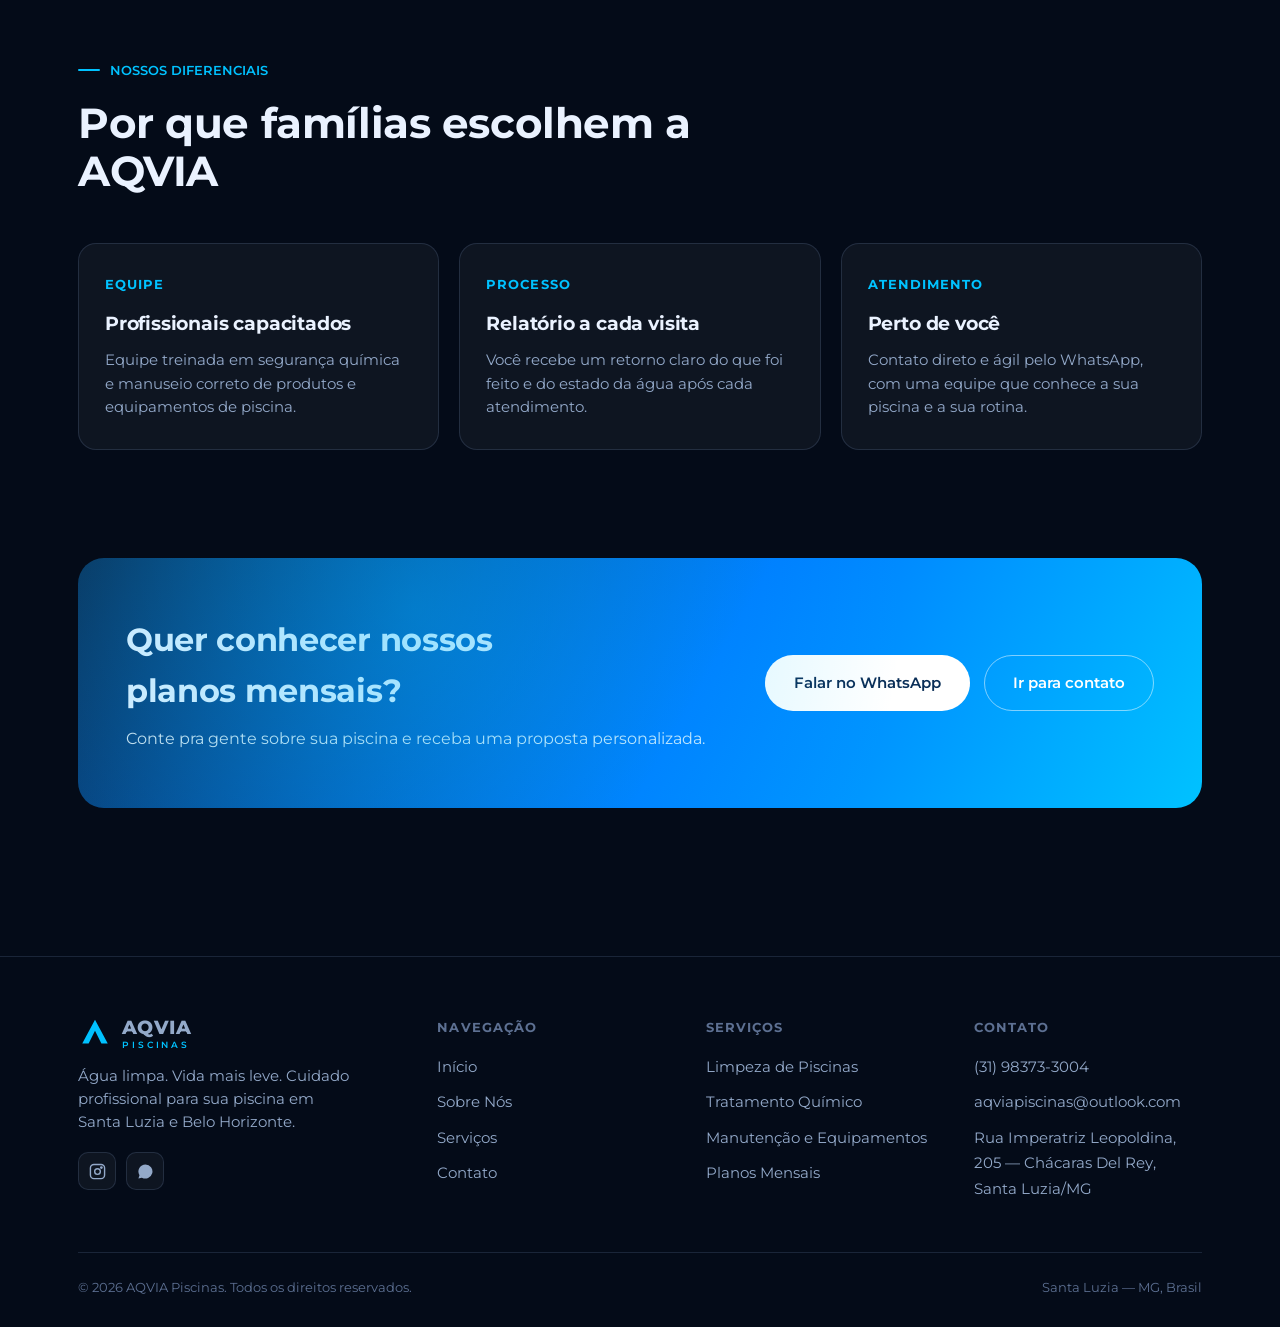
<file: sobre.html>
<!DOCTYPE html>
<html lang="pt-BR">
<head>
<meta charset="UTF-8">
<meta name="viewport" content="width=device-width, initial-scale=1.0">
<title>Sobre Nós | AQVIA Piscinas — Missão, Visão e Valores</title>
<meta name="description" content="Conheça a AQVIA Piscinas: nossa história, missão, visão e valores. Cuidado profissional para piscinas em Santa Luzia e Belo Horizonte.">
<meta name="keywords" content="sobre a AQVIA, missão visão e valores, empresa de piscinas Santa Luzia, piscineiro BH">
<meta name="robots" content="index, follow">
<link rel="canonical" href="https://www.aqviapiscinas.com.br/sobre.html">

<meta property="og:type" content="website">
<meta property="og:site_name" content="AQVIA Piscinas">
<meta property="og:title" content="Sobre Nós | AQVIA Piscinas">
<meta property="og:description" content="Nossa história, missão, visão e valores. Água limpa. Vida mais leve.">
<meta property="og:url" content="https://www.aqviapiscinas.com.br/sobre.html">
<meta property="og:locale" content="pt_BR">

<link rel="icon" href="data:image/svg+xml,%3Csvg xmlns='http://www.w3.org/2000/svg' viewBox='0 0 64 64'%3E%3Cdefs%3E%3ClinearGradient id='g' x1='0' y1='0' x2='1' y2='1'%3E%3Cstop offset='0' stop-color='%230A2E57'/%3E%3Cstop offset='1' stop-color='%2300C2FF'/%3E%3C/linearGradient%3E%3C/defs%3E%3Cpath d='M32 6 L54 50 L42 50 L32 28 L22 50 L10 50 Z' fill='url(%23g)'/%3E%3C/svg%3E">
<link rel="preconnect" href="https://fonts.googleapis.com">
<link rel="preconnect" href="https://fonts.gstatic.com" crossorigin>
<link href="https://fonts.googleapis.com/css2?family=Montserrat:wght@400;500;600;700;800&display=swap" rel="stylesheet">
<link rel="stylesheet" href="css/style.css">
</head>
<body>
<div class="grid-field" aria-hidden="true"></div>

<nav class="nav">
  <div class="nav-inner">
    <a class="logo" href="index.html" aria-label="AQVIA Piscinas — início">
      <svg class="logo-mark" viewBox="0 0 64 64" xmlns="http://www.w3.org/2000/svg" aria-hidden="true">
        <defs><linearGradient id="lg1" x1="0" y1="0" x2="1" y2="1">
          <stop offset="0" stop-color="#0A2E57"/><stop offset="0.55" stop-color="#007BFF"/><stop offset="1" stop-color="#00C2FF"/>
        </linearGradient></defs>
        <path d="M32 5 L56 50 H44 L32 26 L20 50 H8 Z" fill="url(#lg1)"/>
        <path d="M12 40c6 8 12 8 20 0s14-8 20 0l-4 7c-6-7-10-7-16 0s-14 7-20 0z" fill="#00C2FF" opacity="0.9"/>
      </svg>
      <span class="logo-text">AQVIA<span>PISCINAS</span></span>
    </a>
    <ul class="nav-links" id="nav-links">
      <li><a href="index.html">Início</a></li>
      <li><a href="sobre.html" aria-current="page">Sobre Nós</a></li>
      <li><a href="servicos.html">Serviços</a></li>
      <li><a href="contato.html">Contato</a></li>
    </ul>
    <div class="nav-cta">
      <a class="nav-phone" href="tel:+5531983733004">
        <svg viewBox="0 0 24 24" fill="none" stroke="currentColor" stroke-width="2"><path d="M22 16.92v3a2 2 0 0 1-2.18 2 19.79 19.79 0 0 1-8.63-3.07 19.5 19.5 0 0 1-6-6 19.79 19.79 0 0 1-3.07-8.67A2 2 0 0 1 4.11 2h3a2 2 0 0 1 2 1.72c.12.9.34 1.78.66 2.62a2 2 0 0 1-.45 2.11L8.09 9.91a16 16 0 0 0 6 6l1.46-1.46a2 2 0 0 1 2.11-.45c.84.32 1.72.54 2.62.66A2 2 0 0 1 22 16.92z"/></svg>
        (31) 98373-3004
      </a>
      <a class="btn btn-primary" href="contato.html">Solicitar orçamento</a>
      <button class="burger" id="burger" aria-label="Abrir menu" aria-expanded="false"><span></span></button>
    </div>
  </div>
</nav>

<div class="container page-head">
  <div class="breadcrumb"><a href="index.html">Início</a> / Sobre Nós</div>
  <div class="eyebrow">SOBRE A AQVIA</div>
  <h1 style="font-size:clamp(30px,4.6vw,48px); max-width:680px; line-height:1.15;">Cuidamos de piscinas como se fossem a nossa</h1>
  <p class="section-sub" style="max-width:620px;">A AQVIA nasceu em Santa Luzia com um propósito simples: transformar a manutenção de piscinas em algo tranquilo, técnico e transparente para cada cliente.</p>
</div>

<section style="padding-top:30px;">
  <div class="container split">
    <div>
      <div class="eyebrow">NOSSA HISTÓRIA</div>
      <h2 class="section-title">De um cuidado local a um padrão de referência</h2>
      <p class="section-sub" style="margin-top:20px; color:var(--text-dim);">A AQVIA Piscinas surgiu da vontade de oferecer, na região de Santa Luzia e Belo Horizonte, um serviço de manutenção de piscinas com a mesma atenção que teríamos com a nossa própria casa. Começamos atendendo famílias do bairro Chácaras Del Rey e, com dedicação e indicações, expandimos nosso atendimento para toda a região metropolitana.</p>
      <p class="section-sub" style="margin-top:16px; color:var(--text-dim);">Hoje, unimos experiência técnica, produtos de qualidade e um atendimento próximo — sempre via WhatsApp — para garantir que cada piscina sob nossos cuidados esteja sempre limpa, equilibrada e pronta para uso.</p>
    </div>
    <div class="timeline">
      <div class="timeline-item"><b>O início</b><p>Primeiros atendimentos residenciais em Santa Luzia, com foco em limpeza e tratamento químico.</p></div>
      <div class="timeline-item"><b>Planos mensais</b><p>Criação de planos recorrentes para atender famílias que buscavam previsibilidade e cuidado contínuo.</p></div>
      <div class="timeline-item"><b>Expansão de equipe</b><p>Ampliação da equipe técnica e da frota para atender também Belo Horizonte e região.</p></div>
      <div class="timeline-item"><b>Hoje</b><p>Centenas de piscinas atendidas com um padrão de qualidade reconhecido pelos clientes.</p></div>
    </div>
  </div>
</section>

<section style="padding-top:10px;">
  <div class="container">
    <div class="eyebrow">MISSÃO, VISÃO E VALORES</div>
    <h2 class="section-title">Os princípios por trás de cada atendimento</h2>
    <div class="mvv-grid">
      <div class="mvv-card filled">
        <div class="tag">MISSÃO</div>
        <h3>Água limpa, vida mais leve</h3>
        <p>Proporcionar piscinas limpas, seguras e quimicamente equilibradas, entregando tranquilidade e mais tempo de lazer e bem-estar para nossos clientes e suas famílias.</p>
      </div>
      <div class="mvv-card outline">
        <div class="tag" style="color:var(--blue-light)">VISÃO</div>
        <h3>Referência em Minas Gerais</h3>
        <p>Ser reconhecida como a principal referência em cuidado de piscinas residenciais e comerciais na região metropolitana de Belo Horizonte, pela qualidade técnica e pela proximidade com cada cliente.</p>
      </div>
      <div class="mvv-card outline">
        <div class="tag" style="color:var(--blue-light)">VALORES</div>
        <h3>O que guia nosso trabalho</h3>
        <p>Transparência em cada orçamento e relatório, pontualidade nas visitas, respeito à casa e à rotina do cliente, e atenção aos detalhes — da primeira ligação ao pós-serviço.</p>
      </div>
    </div>
  </div>
</section>

<section style="padding-top:10px;">
  <div class="container">
    <div class="eyebrow">NOSSOS DIFERENCIAIS</div>
    <h2 class="section-title">Por que famílias escolhem a AQVIA</h2>
    <div class="value-grid">
      <div class="value-card">
        <div class="num">EQUIPE</div>
        <h3>Profissionais capacitados</h3>
        <p>Equipe treinada em segurança química e manuseio correto de produtos e equipamentos de piscina.</p>
      </div>
      <div class="value-card">
        <div class="num">PROCESSO</div>
        <h3>Relatório a cada visita</h3>
        <p>Você recebe um retorno claro do que foi feito e do estado da água após cada atendimento.</p>
      </div>
      <div class="value-card">
        <div class="num">ATENDIMENTO</div>
        <h3>Perto de você</h3>
        <p>Contato direto e ágil pelo WhatsApp, com uma equipe que conhece a sua piscina e a sua rotina.</p>
      </div>
    </div>
  </div>
</section>

<section style="padding-top:0;">
  <div class="container">
    <div class="cta-band">
      <div>
        <h2>Quer conhecer nossos planos mensais?</h2>
        <p>Conte pra gente sobre sua piscina e receba uma proposta personalizada.</p>
      </div>
      <div style="display:flex; gap:14px; flex-wrap:wrap;">
        <a class="btn btn-primary" style="background:#fff; color:var(--blue-dark); box-shadow:none;" href="https://wa.me/5531983733004" target="_blank" rel="noopener">Falar no WhatsApp</a>
        <a class="btn btn-ghost" href="contato.html">Ir para contato</a>
      </div>
    </div>
  </div>
</section>

<footer>
  <div class="container">
    <div class="footer-grid">
      <div>
        <a class="logo" href="index.html">
          <svg class="logo-mark" viewBox="0 0 64 64" xmlns="http://www.w3.org/2000/svg" aria-hidden="true"><path d="M32 5 L56 50 H44 L32 26 L20 50 H8 Z" fill="#00C2FF"/></svg>
          <span class="logo-text">AQVIA<span>PISCINAS</span></span>
        </a>
        <p class="footer-tagline">Água limpa. Vida mais leve. Cuidado profissional para sua piscina em Santa Luzia e Belo Horizonte.</p>
        <div class="social-row">
          <a href="https://www.instagram.com/aqvia.piscinas" target="_blank" rel="noopener" aria-label="Instagram AQVIA Piscinas"><svg viewBox="0 0 24 24" fill="none" stroke="currentColor" stroke-width="2"><rect x="2" y="2" width="20" height="20" rx="5"/><circle cx="12" cy="12" r="4"/><circle cx="17.5" cy="6.5" r="1"/></svg></a>
          <a href="https://wa.me/5531983733004" target="_blank" rel="noopener" aria-label="WhatsApp AQVIA Piscinas"><svg viewBox="0 0 24 24" fill="currentColor"><path d="M17.5 14.4c-.3-.1-1.6-.8-1.8-.9-.3-.1-.4-.1-.6.1-.2.3-.6.9-.8 1-.1.2-.3.2-.6.1-.3-.1-1.2-.4-2.3-1.4-.9-.8-1.4-1.7-1.6-2-.2-.3 0-.5.1-.6.1-.1.3-.3.4-.5.1-.1.2-.3.2-.4.1-.2 0-.4 0-.5C10.4 9 10 8 9.8 7.6c-.2-.4-.4-.4-.6-.4h-.5c-.2 0-.5.1-.7.3-.3.3-1 1-1 2.3 0 1.4 1 2.7 1.1 2.9.1.2 2 3 4.8 4.3.7.3 1.2.5 1.6.6.7.2 1.3.2 1.8.1.5-.1 1.6-.7 1.9-1.3.2-.6.2-1.1.2-1.2-.1-.2-.3-.2-.6-.4z"/><path d="M12 2a10 10 0 0 0-8.5 15.2L2 22l4.9-1.3A10 10 0 1 0 12 2z"/></svg></a>
        </div>
      </div>
      <div>
        <h4>NAVEGAÇÃO</h4>
        <ul>
          <li><a href="index.html">Início</a></li>
          <li><a href="sobre.html">Sobre Nós</a></li>
          <li><a href="servicos.html">Serviços</a></li>
          <li><a href="contato.html">Contato</a></li>
        </ul>
      </div>
      <div>
        <h4>SERVIÇOS</h4>
        <ul>
          <li><a href="servicos.html#limpeza">Limpeza de Piscinas</a></li>
          <li><a href="servicos.html#quimico">Tratamento Químico</a></li>
          <li><a href="servicos.html#manutencao">Manutenção e Equipamentos</a></li>
          <li><a href="servicos.html#planos">Planos Mensais</a></li>
        </ul>
      </div>
      <div>
        <h4>CONTATO</h4>
        <ul>
          <li><a href="tel:+5531983733004">(31) 98373-3004</a></li>
          <li><a href="mailto:aqviapiscinas@outlook.com">aqviapiscinas@outlook.com</a></li>
          <li><a href="contato.html">Rua Imperatriz Leopoldina, 205 — Chácaras Del Rey, Santa Luzia/MG</a></li>
        </ul>
      </div>
    </div>
    <div class="footer-bottom">
      <span>© <span class="year"></span> AQVIA Piscinas. Todos os direitos reservados.</span>
      <span>Santa Luzia — MG, Brasil</span>
    </div>
  </div>
</footer>

<a class="wa-float" href="https://wa.me/5531983733004" target="_blank" rel="noopener" aria-label="Falar no WhatsApp">
  <svg viewBox="0 0 24 24" fill="currentColor"><path d="M17.5 14.4c-.3-.1-1.6-.8-1.8-.9-.3-.1-.4-.1-.6.1-.2.3-.6.9-.8 1-.1.2-.3.2-.6.1-.3-.1-1.2-.4-2.3-1.4-.9-.8-1.4-1.7-1.6-2-.2-.3 0-.5.1-.6.1-.1.3-.3.4-.5.1-.1.2-.3.2-.4.1-.2 0-.4 0-.5C10.4 9 10 8 9.8 7.6c-.2-.4-.4-.4-.6-.4h-.5c-.2 0-.5.1-.7.3-.3.3-1 1-1 2.3 0 1.4 1 2.7 1.1 2.9.1.2 2 3 4.8 4.3.7.3 1.2.5 1.6.6.7.2 1.3.2 1.8.1.5-.1 1.6-.7 1.9-1.3.2-.6.2-1.1.2-1.2-.1-.2-.3-.2-.6-.4z"/><path d="M12 2a10 10 0 0 0-8.5 15.2L2 22l4.9-1.3A10 10 0 1 0 12 2z"/></svg>
</a>

<script src="js/script.js"></script>
</body>
</html>
</file>
<file: css/style.css>
/* =========================================================
   AQVIA PISCINAS — Design System
   Água limpa. Vida mais leve.
   ========================================================= */

:root{
  --blue:        #007BFF;
  --blue-light:  #00C2FF;
  --blue-dark:   #0A2E57;
  --white:       #FFFFFF;

  --bg:          #040B18;
  --bg-soft:     #081327;
  --panel:       rgba(255,255,255,0.045);
  --panel-border:rgba(160,200,255,0.14);
  --text:        #EAF2FF;
  --text-dim:    #93A9C9;
  --text-faint:  #5D7092;

  --grad-brand: linear-gradient(120deg, var(--blue-dark) 0%, var(--blue) 55%, var(--blue-light) 100%);
  --grad-glow:  radial-gradient(circle at 30% 20%, rgba(0,194,255,0.35), transparent 60%);

  --radius: 18px;
  --radius-sm: 10px;
  --maxw: 1180px;

  --ease: cubic-bezier(.19,1,.22,1);
}

*, *::before, *::after{ box-sizing: border-box; }
html{ scroll-behavior: smooth; }

@media (prefers-reduced-motion: reduce){
  html{ scroll-behavior: auto; }
  *{ animation-duration: 0.001ms !important; animation-iteration-count: 1 !important; transition-duration: 0.001ms !important; }
}

body{
  margin:0;
  background: var(--bg);
  color: var(--text);
  font-family: 'Montserrat', -apple-system, BlinkMacSystemFont, 'Segoe UI', sans-serif;
  font-size: 16px;
  line-height: 1.6;
  -webkit-font-smoothing: antialiased;
  overflow-x: hidden;
}

/* -------------------- background field -------------------- */
body::before{
  content:"";
  position: fixed; inset: 0;
  background:
    radial-gradient(1100px 700px at 82% -10%, rgba(0,123,255,0.20), transparent 60%),
    radial-gradient(900px 600px at -10% 30%, rgba(0,194,255,0.14), transparent 55%),
    var(--bg);
  z-index: -2;
}
.grid-field{
  position: fixed; inset: 0; z-index: -1; opacity: 0.35;
  background-image:
    linear-gradient(rgba(0,194,255,0.06) 1px, transparent 1px),
    linear-gradient(90deg, rgba(0,194,255,0.06) 1px, transparent 1px);
  background-size: 64px 64px;
  mask-image: radial-gradient(circle at 50% 0%, black, transparent 75%);
}

a{ color: inherit; text-decoration: none; }
img{ max-width: 100%; display: block; }
ul{ margin:0; padding:0; list-style:none; }
h1,h2,h3,h4{ margin: 0; font-weight: 700; letter-spacing: -0.01em; }
p{ margin: 0; }

.container{ width: 100%; max-width: var(--maxw); margin: 0 auto; padding: 0 28px; }

section{ position: relative; padding: 108px 0; }
@media (max-width: 720px){ section{ padding: 72px 0; } }

.eyebrow{
  display:inline-flex; align-items:center; gap:10px;
  font-size: 13px; color: var(--blue-light); font-weight: 600;
  margin-bottom: 18px;
}
.eyebrow::before{
  content:""; width:22px; height:2px; background: var(--blue-light); border-radius: 2px;
}

h2.section-title{
  font-size: clamp(28px, 4vw, 42px);
  max-width: 640px;
  line-height: 1.15;
}
.section-sub{
  color: var(--text-dim);
  max-width: 520px;
  margin-top: 16px;
  font-size: 16px;
}

/* -------------------- buttons -------------------- */
.btn{
  display: inline-flex; align-items: center; justify-content:center; gap: 10px;
  padding: 15px 28px;
  border-radius: 999px;
  font-weight: 600;
  font-size: 15px;
  border: 1px solid transparent;
  cursor: pointer;
  transition: transform .35s var(--ease), box-shadow .35s var(--ease), background .35s var(--ease), border-color .35s var(--ease);
  white-space: nowrap;
}
.btn-primary{
  background: var(--grad-brand);
  color: var(--white);
  box-shadow: 0 10px 30px -8px rgba(0,123,255,0.55);
}
.btn-primary:hover{ transform: translateY(-2px); box-shadow: 0 16px 38px -8px rgba(0,194,255,0.65); }
.btn-ghost{
  background: transparent;
  color: var(--text);
  border-color: var(--panel-border);
}
.btn-ghost:hover{ border-color: var(--blue-light); color: var(--blue-light); }
.btn-block{ width: 100%; }

/* -------------------- nav -------------------- */
.nav{
  position: sticky; top: 0; z-index: 100;
  backdrop-filter: blur(16px) saturate(140%);
  background: rgba(4,11,24,0.72);
  border-bottom: 1px solid var(--panel-border);
}
.nav-inner{
  display: flex; align-items: center; justify-content: space-between;
  padding: 16px 28px;
  max-width: var(--maxw); margin: 0 auto;
}
.logo{ display:flex; align-items:center; gap: 10px; }
.logo-mark{ width: 34px; height: 34px; display:block; }
.logo-text{ font-weight: 800; font-size: 19px; letter-spacing: 0.02em; line-height:1; }
.logo-text span{ display:block; font-size: 9px; font-weight: 600; letter-spacing: 0.32em; color: var(--blue-light); margin-top: 3px; }

.nav-links{ display:flex; align-items:center; gap: 6px; }
.nav-links a{
  padding: 10px 16px; border-radius: 999px; font-size: 14.5px; font-weight: 500;
  color: var(--text-dim); transition: color .25s, background .25s;
}
.nav-links a:hover, .nav-links a[aria-current="page"]{ color: var(--white); background: var(--panel); }

.nav-cta{ display:flex; align-items:center; gap: 14px; }
.nav-phone{ font-size: 14px; color: var(--text-dim); display:flex; align-items:center; gap:8px; }
.nav-phone svg{ width:16px; height:16px; color: var(--blue-light); }

.burger{ display:none; width: 42px; height:42px; border-radius: 10px; border:1px solid var(--panel-border); background: var(--panel); align-items:center; justify-content:center; cursor:pointer; }
.burger span, .burger span::before, .burger span::after{
  content:""; display:block; width:18px; height:2px; background: var(--white); position:relative; transition: transform .3s, opacity .3s;
}
.burger span::before{ position:absolute; top:-6px; }
.burger span::after{ position:absolute; top:6px; }
.burger.open span{ background: transparent; }
.burger.open span::before{ transform: translateY(6px) rotate(45deg); }
.burger.open span::after{ transform: translateY(-6px) rotate(-45deg); }

@media (max-width: 880px){
  .nav-links{ position:fixed; inset: 68px 0 0 0; flex-direction:column; align-items:stretch; gap:2px;
    background: rgba(4,11,24,0.97); backdrop-filter: blur(20px); padding: 18px; border-top:1px solid var(--panel-border);
    transform: translateY(-8px); opacity:0; pointer-events:none; transition: transform .3s var(--ease), opacity .3s var(--ease); }
  .nav-links.open{ transform: translateY(0); opacity:1; pointer-events:auto; }
  .nav-links a{ padding: 14px 16px; font-size: 16px; }
  .nav-phone{ display:none; }
  .burger{ display:flex; }
}

/* -------------------- hero -------------------- */
.hero{ padding: 84px 0 110px; position: relative; }
.hero-grid{ display:grid; grid-template-columns: 1.1fr 0.9fr; gap: 56px; align-items:center; }
@media (max-width: 940px){ .hero-grid{ grid-template-columns: 1fr; } }

.hero h1{
  font-size: clamp(36px, 5.4vw, 60px);
  line-height: 1.08;
  letter-spacing: -0.015em;
}
.hero h1 em{ font-style: normal; background: linear-gradient(100deg, var(--blue-light), var(--blue)); -webkit-background-clip:text; background-clip:text; color:transparent; }
.hero-lead{ margin-top: 22px; color: var(--text-dim); font-size: 17.5px; max-width: 480px; }
.hero-actions{ display:flex; gap: 14px; margin-top: 34px; flex-wrap: wrap; }

.hero-stats{ display:flex; gap: 34px; margin-top: 52px; flex-wrap:wrap; }
.hero-stat b{ display:block; font-size: 26px; font-weight: 800; }
.hero-stat span{ font-size: 13px; color: var(--text-faint); }

.hero-visual{ position:relative; aspect-ratio: 1/1; max-width: 460px; margin: 0 auto; }
.orb{
  position:absolute; inset: 6%;
  border-radius: 50%;
  background: var(--grad-brand);
  filter: blur(0px);
  box-shadow: 0 0 110px 10px rgba(0,150,255,0.35), inset 0 0 90px rgba(255,255,255,0.18);
  animation: float 7s ease-in-out infinite;
}
.ring{ position:absolute; inset:0; border-radius:50%; border:1px solid var(--panel-border); }
.ring.r2{ inset: -8%; border-style:dashed; opacity:.5; animation: spin 40s linear infinite; }
.ring.r3{ inset: 12%; animation: spin 26s linear infinite reverse; }
.hero-icon{ position:absolute; width:56px; height:56px; border-radius: 16px; background: rgba(8,19,39,0.85); border:1px solid var(--panel-border); backdrop-filter: blur(10px); display:flex; align-items:center; justify-content:center; box-shadow: 0 14px 30px -10px rgba(0,0,0,0.6); }
.hero-icon svg{ width:24px; height:24px; color: var(--blue-light); }
.hero-icon.i1{ top: 4%; left: -6%; animation: bob 5s ease-in-out infinite; }
.hero-icon.i2{ bottom: 10%; left: -2%; animation: bob 5s ease-in-out infinite 1.2s; }
.hero-icon.i3{ top: 44%; right: -8%; animation: bob 5s ease-in-out infinite 2.4s; }

@keyframes float{ 0%,100%{ transform: translateY(0);} 50%{ transform: translateY(-14px);} }
@keyframes bob{ 0%,100%{ transform: translateY(0);} 50%{ transform: translateY(-10px);} }
@keyframes spin{ to{ transform: rotate(360deg); } }

/* -------------------- wave divider -------------------- */
.wave-divider{ line-height:0; }
.wave-divider svg{ width:100%; height: 70px; display:block; }

/* -------------------- cards / panels -------------------- */
.panel{
  background: var(--panel);
  border: 1px solid var(--panel-border);
  border-radius: var(--radius);
  padding: 30px;
}

.service-grid{ display:grid; grid-template-columns: repeat(4, 1fr); gap: 20px; margin-top: 48px; }
@media (max-width: 980px){ .service-grid{ grid-template-columns: repeat(2,1fr); } }
@media (max-width: 560px){ .service-grid{ grid-template-columns: 1fr; } }

.service-card{
  background: var(--panel);
  border: 1px solid var(--panel-border);
  border-radius: var(--radius);
  padding: 28px 24px;
  transition: border-color .3s, transform .3s;
}
.service-card:hover{ border-color: rgba(0,194,255,0.4); transform: translateY(-4px); }
.service-icon{
  width: 52px; height:52px; border-radius: 14px;
  background: var(--grad-brand);
  display:flex; align-items:center; justify-content:center;
  margin-bottom: 20px;
}
.service-icon svg{ width:24px; height:24px; color:#fff; }
.service-card h3{ font-size: 18px; margin-bottom: 10px; }
.service-card p{ color: var(--text-dim); font-size: 14.5px; }
.service-card a.more{ display:inline-block; margin-top:16px; font-size:13.5px; color: var(--blue-light); font-weight:600; }

/* -------------------- process / values -------------------- */
.value-grid{ display:grid; grid-template-columns: repeat(3,1fr); gap: 20px; margin-top: 48px; }
@media (max-width: 860px){ .value-grid{ grid-template-columns: 1fr; } }
.value-card{ padding: 30px 26px; border-radius: var(--radius); background: var(--panel); border:1px solid var(--panel-border); }
.value-card .num{ font-size:13px; color: var(--blue-light); font-weight:700; letter-spacing:0.08em; }
.value-card h3{ margin-top: 14px; font-size: 19px; }
.value-card p{ margin-top: 10px; color: var(--text-dim); font-size: 14.5px; }

/* MVV (mission/vision/values) */
.mvv-grid{ display:grid; grid-template-columns: repeat(3, 1fr); gap: 22px; margin-top: 20px; }
@media (max-width: 860px){ .mvv-grid{ grid-template-columns: 1fr; } }
.mvv-card{ position:relative; padding: 34px 28px; border-radius: var(--radius); border:1px solid var(--panel-border); overflow:hidden; }
.mvv-card.filled{ background: var(--grad-brand); }
.mvv-card.outline{ background: var(--panel); }
.mvv-card h3{ font-size: 21px; }
.mvv-card p{ margin-top: 14px; font-size: 15px; line-height:1.7; }
.mvv-card.filled p{ color: rgba(255,255,255,0.92); }
.mvv-card.outline p{ color: var(--text-dim); }
.mvv-card .tag{ font-size:12.5px; font-weight:700; letter-spacing:0.14em; opacity:.75; }

/* -------------------- plans -------------------- */
.plan-grid{ display:grid; grid-template-columns: repeat(3,1fr); gap: 20px; margin-top:48px; }
@media (max-width: 900px){ .plan-grid{ grid-template-columns: 1fr; } }
.plan-card{ border-radius: var(--radius); border: 1px solid var(--panel-border); background: var(--panel); padding: 32px 28px; display:flex; flex-direction:column; }
.plan-card.featured{ border-color: var(--blue-light); background: linear-gradient(180deg, rgba(0,194,255,0.10), rgba(255,255,255,0.03)); position:relative; }
.plan-badge{ position:absolute; top:-12px; right: 24px; background: var(--grad-brand); font-size:11.5px; font-weight:700; padding:6px 14px; border-radius:999px; letter-spacing:.04em; }
.plan-name{ font-size:14px; color: var(--text-dim); font-weight:600; }
.plan-price{ font-size: 32px; font-weight:800; margin-top:10px; }
.plan-price span{ font-size:14px; font-weight:500; color: var(--text-dim); }
.plan-list{ margin-top: 22px; display:flex; flex-direction:column; gap:12px; flex:1; }
.plan-list li{ display:flex; gap:10px; font-size:14.5px; color: var(--text-dim); align-items:flex-start; }
.plan-list svg{ width:16px; height:16px; color: var(--blue-light); flex-shrink:0; margin-top:3px; }
.plan-card .btn{ margin-top: 26px; }

/* -------------------- about / story -------------------- */
.split{ display:grid; grid-template-columns: 1fr 1fr; gap: 60px; align-items:center; }
@media (max-width: 900px){ .split{ grid-template-columns:1fr; gap: 36px; } }
.stat-strip{ display:grid; grid-template-columns: repeat(3,1fr); gap: 16px; margin-top: 34px; }
.stat-strip .panel{ text-align:center; padding: 22px 12px; }
.stat-strip b{ display:block; font-size: 26px; font-weight:800; color: var(--blue-light); }
.stat-strip span{ font-size:12.5px; color: var(--text-faint); }

.timeline{ position:relative; padding-left: 28px; border-left: 1px solid var(--panel-border); display:flex; flex-direction:column; gap: 30px; }
.timeline-item{ position: relative; }
.timeline-item::before{ content:""; position:absolute; left:-33px; top:4px; width:10px; height:10px; border-radius:50%; background: var(--blue-light); box-shadow: 0 0 0 4px rgba(0,194,255,0.18); }
.timeline-item b{ display:block; font-size:14px; color: var(--blue-light); margin-bottom:4px; }
.timeline-item p{ color: var(--text-dim); font-size:14.5px; }

/* -------------------- CTA band -------------------- */
.cta-band{
  border-radius: 26px;
  background: var(--grad-brand);
  padding: 56px 48px;
  display:flex; align-items:center; justify-content:space-between; gap: 30px; flex-wrap:wrap;
  position:relative; overflow:hidden;
}
.cta-band::after{ content:""; position:absolute; inset:0; background: var(--grad-glow); }
.cta-band > *{ position:relative; }
.cta-band h2{ font-size: clamp(22px,3vw,32px); max-width: 460px; }
.cta-band p{ color: rgba(255,255,255,0.85); margin-top:10px; }
.cta-band .btn-ghost{ border-color: rgba(255,255,255,0.5); color:#fff; }
.cta-band .btn-ghost:hover{ background: rgba(255,255,255,0.12); border-color:#fff; color:#fff; }

/* -------------------- contact page -------------------- */
.contact-grid{ display:grid; grid-template-columns: 0.9fr 1.1fr; gap: 40px; align-items:start; }
@media (max-width: 900px){ .contact-grid{ grid-template-columns: 1fr; } }
.contact-item{ display:flex; gap: 16px; padding: 20px 0; border-bottom: 1px solid var(--panel-border); }
.contact-item:last-child{ border-bottom:none; }
.contact-icon{ width:44px; height:44px; border-radius:12px; background: var(--panel); border:1px solid var(--panel-border); display:flex; align-items:center; justify-content:center; flex-shrink:0; }
.contact-icon svg{ width:20px; height:20px; color: var(--blue-light); }
.contact-item b{ display:block; font-size:14px; margin-bottom:3px; }
.contact-item span, .contact-item a{ color: var(--text-dim); font-size:14.5px; }
.contact-item a:hover{ color: var(--blue-light); }

.form-field{ margin-bottom: 18px; }
.form-field label{ display:block; font-size:13px; color: var(--text-dim); margin-bottom:8px; }
.form-field input, .form-field select, .form-field textarea{
  width:100%; background: rgba(255,255,255,0.03); border:1px solid var(--panel-border); border-radius: var(--radius-sm);
  padding: 13px 16px; color: var(--white); font-family: inherit; font-size: 14.5px; transition: border-color .25s;
}
.form-field input:focus, .form-field select:focus, .form-field textarea:focus{ outline:none; border-color: var(--blue-light); }
.form-field textarea{ resize: vertical; min-height: 110px; }
.form-row{ display:grid; grid-template-columns: 1fr 1fr; gap: 16px; }
@media (max-width: 560px){ .form-row{ grid-template-columns: 1fr; } }

.map-frame{ border-radius: var(--radius); overflow:hidden; border:1px solid var(--panel-border); filter: grayscale(0.3) invert(0.92) contrast(0.92); }
.map-frame iframe{ width:100%; height: 320px; border:0; display:block; }

/* -------------------- footer -------------------- */
footer{ border-top: 1px solid var(--panel-border); padding: 60px 0 30px; margin-top: 40px; }
.footer-grid{ display:grid; grid-template-columns: 1.4fr 1fr 1fr 1fr; gap: 40px; }
@media (max-width: 780px){ .footer-grid{ grid-template-columns: 1fr 1fr; } }
@media (max-width: 480px){ .footer-grid{ grid-template-columns: 1fr; } }
.footer-grid h4{ font-size:13px; color: var(--text-faint); letter-spacing:0.08em; margin-bottom:16px; }
.footer-grid ul{ display:flex; flex-direction:column; gap:10px; }
.footer-grid a{ color: var(--text-dim); font-size:14.5px; }
.footer-grid a:hover{ color: var(--blue-light); }
.footer-tagline{ color: var(--text-dim); font-size:14.5px; margin-top:14px; max-width:280px; }
.footer-bottom{ margin-top: 50px; padding-top: 24px; border-top:1px solid var(--panel-border); display:flex; justify-content:space-between; flex-wrap:wrap; gap:12px; font-size:13px; color: var(--text-faint); }
.social-row{ display:flex; gap:10px; margin-top: 18px; }
.social-row a{ width:38px; height:38px; border-radius:10px; background: var(--panel); border:1px solid var(--panel-border); display:flex; align-items:center; justify-content:center; }
.social-row svg{ width:17px; height:17px; }

/* whatsapp float button */
.wa-float{
  position: fixed; bottom: 24px; right: 24px; z-index: 90;
  width: 58px; height:58px; border-radius:50%;
  background: linear-gradient(135deg,#1fd764,#12a84f);
  display:flex; align-items:center; justify-content:center;
  box-shadow: 0 12px 28px -6px rgba(18,168,79,0.55);
  transition: transform .3s;
}
.wa-float:hover{ transform: scale(1.08); }
.wa-float svg{ width:28px; height:28px; color:#fff; }

/* page header (inner pages) */
.page-head{ padding: 60px 0 20px; }
.page-head .eyebrow{ margin-bottom: 14px; }
.breadcrumb{ font-size:13px; color: var(--text-faint); margin-bottom: 18px; }
.breadcrumb a{ color: var(--text-faint); }
.breadcrumb a:hover{ color: var(--blue-light); }

.fade-up{ animation: fadeUp .8s var(--ease) both; }
@keyframes fadeUp{ from{ opacity:0; transform: translateY(16px);} to{ opacity:1; transform:none; } }

:focus-visible{ outline: 2px solid var(--blue-light); outline-offset: 3px; }
</file>
<file: aqvia-site/css/style.css>
/* =========================================================
   AQVIA PISCINAS — Design System
   Água limpa. Vida mais leve.
   ========================================================= */

:root{
  --blue:        #007BFF;
  --blue-light:  #00C2FF;
  --blue-dark:   #0A2E57;
  --white:       #FFFFFF;

  --bg:          #040B18;
  --bg-soft:     #081327;
  --panel:       rgba(255,255,255,0.045);
  --panel-border:rgba(160,200,255,0.14);
  --text:        #EAF2FF;
  --text-dim:    #93A9C9;
  --text-faint:  #5D7092;

  --grad-brand: linear-gradient(120deg, var(--blue-dark) 0%, var(--blue) 55%, var(--blue-light) 100%);
  --grad-glow:  radial-gradient(circle at 30% 20%, rgba(0,194,255,0.35), transparent 60%);

  --radius: 18px;
  --radius-sm: 10px;
  --maxw: 1180px;

  --ease: cubic-bezier(.19,1,.22,1);
}

*, *::before, *::after{ box-sizing: border-box; }
html{ scroll-behavior: smooth; }

@media (prefers-reduced-motion: reduce){
  html{ scroll-behavior: auto; }
  *{ animation-duration: 0.001ms !important; animation-iteration-count: 1 !important; transition-duration: 0.001ms !important; }
}

body{
  margin:0;
  background: var(--bg);
  color: var(--text);
  font-family: 'Montserrat', -apple-system, BlinkMacSystemFont, 'Segoe UI', sans-serif;
  font-size: 16px;
  line-height: 1.6;
  -webkit-font-smoothing: antialiased;
  overflow-x: hidden;
}

/* -------------------- background field -------------------- */
body::before{
  content:"";
  position: fixed; inset: 0;
  background:
    radial-gradient(1100px 700px at 82% -10%, rgba(0,123,255,0.20), transparent 60%),
    radial-gradient(900px 600px at -10% 30%, rgba(0,194,255,0.14), transparent 55%),
    var(--bg);
  z-index: -2;
}
.grid-field{
  position: fixed; inset: 0; z-index: -1; opacity: 0.35;
  background-image:
    linear-gradient(rgba(0,194,255,0.06) 1px, transparent 1px),
    linear-gradient(90deg, rgba(0,194,255,0.06) 1px, transparent 1px);
  background-size: 64px 64px;
  mask-image: radial-gradient(circle at 50% 0%, black, transparent 75%);
}

a{ color: inherit; text-decoration: none; }
img{ max-width: 100%; display: block; }
ul{ margin:0; padding:0; list-style:none; }
h1,h2,h3,h4{ margin: 0; font-weight: 700; letter-spacing: -0.01em; }
p{ margin: 0; }

.container{ width: 100%; max-width: var(--maxw); margin: 0 auto; padding: 0 28px; }

section{ position: relative; padding: 108px 0; }
@media (max-width: 720px){ section{ padding: 72px 0; } }

.eyebrow{
  display:inline-flex; align-items:center; gap:10px;
  font-size: 13px; color: var(--blue-light); font-weight: 600;
  margin-bottom: 18px;
}
.eyebrow::before{
  content:""; width:22px; height:2px; background: var(--blue-light); border-radius: 2px;
}

h2.section-title{
  font-size: clamp(28px, 4vw, 42px);
  max-width: 640px;
  line-height: 1.15;
}
.section-sub{
  color: var(--text-dim);
  max-width: 520px;
  margin-top: 16px;
  font-size: 16px;
}

/* -------------------- buttons -------------------- */
.btn{
  display: inline-flex; align-items: center; justify-content:center; gap: 10px;
  padding: 15px 28px;
  border-radius: 999px;
  font-weight: 600;
  font-size: 15px;
  border: 1px solid transparent;
  cursor: pointer;
  transition: transform .35s var(--ease), box-shadow .35s var(--ease), background .35s var(--ease), border-color .35s var(--ease);
  white-space: nowrap;
}
.btn-primary{
  background: var(--grad-brand);
  color: var(--white);
  box-shadow: 0 10px 30px -8px rgba(0,123,255,0.55);
}
.btn-primary:hover{ transform: translateY(-2px); box-shadow: 0 16px 38px -8px rgba(0,194,255,0.65); }
.btn-ghost{
  background: transparent;
  color: var(--text);
  border-color: var(--panel-border);
}
.btn-ghost:hover{ border-color: var(--blue-light); color: var(--blue-light); }
.btn-block{ width: 100%; }

/* -------------------- nav -------------------- */
.nav{
  position: sticky; top: 0; z-index: 100;
  backdrop-filter: blur(16px) saturate(140%);
  background: rgba(4,11,24,0.72);
  border-bottom: 1px solid var(--panel-border);
}
.nav-inner{
  display: flex; align-items: center; justify-content: space-between;
  padding: 16px 28px;
  max-width: var(--maxw); margin: 0 auto;
}
.logo{ display:flex; align-items:center; gap: 10px; }
.logo-mark{ width: 34px; height: 34px; display:block; }
.logo-text{ font-weight: 800; font-size: 19px; letter-spacing: 0.02em; line-height:1; }
.logo-text span{ display:block; font-size: 9px; font-weight: 600; letter-spacing: 0.32em; color: var(--blue-light); margin-top: 3px; }

.nav-links{ display:flex; align-items:center; gap: 6px; }
.nav-links a{
  padding: 10px 16px; border-radius: 999px; font-size: 14.5px; font-weight: 500;
  color: var(--text-dim); transition: color .25s, background .25s;
}
.nav-links a:hover, .nav-links a[aria-current="page"]{ color: var(--white); background: var(--panel); }

.nav-cta{ display:flex; align-items:center; gap: 14px; }
.nav-phone{ font-size: 14px; color: var(--text-dim); display:flex; align-items:center; gap:8px; }
.nav-phone svg{ width:16px; height:16px; color: var(--blue-light); }

.burger{ display:none; width: 42px; height:42px; border-radius: 10px; border:1px solid var(--panel-border); background: var(--panel); align-items:center; justify-content:center; cursor:pointer; }
.burger span, .burger span::before, .burger span::after{
  content:""; display:block; width:18px; height:2px; background: var(--white); position:relative; transition: transform .3s, opacity .3s;
}
.burger span::before{ position:absolute; top:-6px; }
.burger span::after{ position:absolute; top:6px; }
.burger.open span{ background: transparent; }
.burger.open span::before{ transform: translateY(6px) rotate(45deg); }
.burger.open span::after{ transform: translateY(-6px) rotate(-45deg); }

@media (max-width: 880px){
  .nav-links{ position:fixed; inset: 68px 0 0 0; flex-direction:column; align-items:stretch; gap:2px;
    background: rgba(4,11,24,0.97); backdrop-filter: blur(20px); padding: 18px; border-top:1px solid var(--panel-border);
    transform: translateY(-8px); opacity:0; pointer-events:none; transition: transform .3s var(--ease), opacity .3s var(--ease); }
  .nav-links.open{ transform: translateY(0); opacity:1; pointer-events:auto; }
  .nav-links a{ padding: 14px 16px; font-size: 16px; }
  .nav-phone{ display:none; }
  .burger{ display:flex; }
}

/* -------------------- hero -------------------- */
.hero{ padding: 84px 0 110px; position: relative; }
.hero-grid{ display:grid; grid-template-columns: 1.1fr 0.9fr; gap: 56px; align-items:center; }
@media (max-width: 940px){ .hero-grid{ grid-template-columns: 1fr; } }

.hero h1{
  font-size: clamp(36px, 5.4vw, 60px);
  line-height: 1.08;
  letter-spacing: -0.015em;
}
.hero h1 em{ font-style: normal; background: linear-gradient(100deg, var(--blue-light), var(--blue)); -webkit-background-clip:text; background-clip:text; color:transparent; }
.hero-lead{ margin-top: 22px; color: var(--text-dim); font-size: 17.5px; max-width: 480px; }
.hero-actions{ display:flex; gap: 14px; margin-top: 34px; flex-wrap: wrap; }

.hero-stats{ display:flex; gap: 34px; margin-top: 52px; flex-wrap:wrap; }
.hero-stat b{ display:block; font-size: 26px; font-weight: 800; }
.hero-stat span{ font-size: 13px; color: var(--text-faint); }

.hero-visual{ position:relative; aspect-ratio: 1/1; max-width: 460px; margin: 0 auto; }
.orb{
  position:absolute; inset: 6%;
  border-radius: 50%;
  background: var(--grad-brand);
  filter: blur(0px);
  box-shadow: 0 0 110px 10px rgba(0,150,255,0.35), inset 0 0 90px rgba(255,255,255,0.18);
  animation: float 7s ease-in-out infinite;
}
.ring{ position:absolute; inset:0; border-radius:50%; border:1px solid var(--panel-border); }
.ring.r2{ inset: -8%; border-style:dashed; opacity:.5; animation: spin 40s linear infinite; }
.ring.r3{ inset: 12%; animation: spin 26s linear infinite reverse; }
.hero-icon{ position:absolute; width:56px; height:56px; border-radius: 16px; background: rgba(8,19,39,0.85); border:1px solid var(--panel-border); backdrop-filter: blur(10px); display:flex; align-items:center; justify-content:center; box-shadow: 0 14px 30px -10px rgba(0,0,0,0.6); }
.hero-icon svg{ width:24px; height:24px; color: var(--blue-light); }
.hero-icon.i1{ top: 4%; left: -6%; animation: bob 5s ease-in-out infinite; }
.hero-icon.i2{ bottom: 10%; left: -2%; animation: bob 5s ease-in-out infinite 1.2s; }
.hero-icon.i3{ top: 44%; right: -8%; animation: bob 5s ease-in-out infinite 2.4s; }

@keyframes float{ 0%,100%{ transform: translateY(0);} 50%{ transform: translateY(-14px);} }
@keyframes bob{ 0%,100%{ transform: translateY(0);} 50%{ transform: translateY(-10px);} }
@keyframes spin{ to{ transform: rotate(360deg); } }

/* -------------------- wave divider -------------------- */
.wave-divider{ line-height:0; }
.wave-divider svg{ width:100%; height: 70px; display:block; }

/* -------------------- cards / panels -------------------- */
.panel{
  background: var(--panel);
  border: 1px solid var(--panel-border);
  border-radius: var(--radius);
  padding: 30px;
}

.service-grid{ display:grid; grid-template-columns: repeat(4, 1fr); gap: 20px; margin-top: 48px; }
@media (max-width: 980px){ .service-grid{ grid-template-columns: repeat(2,1fr); } }
@media (max-width: 560px){ .service-grid{ grid-template-columns: 1fr; } }

.service-card{
  background: var(--panel);
  border: 1px solid var(--panel-border);
  border-radius: var(--radius);
  padding: 28px 24px;
  transition: border-color .3s, transform .3s;
}
.service-card:hover{ border-color: rgba(0,194,255,0.4); transform: translateY(-4px); }
.service-icon{
  width: 52px; height:52px; border-radius: 14px;
  background: var(--grad-brand);
  display:flex; align-items:center; justify-content:center;
  margin-bottom: 20px;
}
.service-icon svg{ width:24px; height:24px; color:#fff; }
.service-card h3{ font-size: 18px; margin-bottom: 10px; }
.service-card p{ color: var(--text-dim); font-size: 14.5px; }
.service-card a.more{ display:inline-block; margin-top:16px; font-size:13.5px; color: var(--blue-light); font-weight:600; }

/* -------------------- process / values -------------------- */
.value-grid{ display:grid; grid-template-columns: repeat(3,1fr); gap: 20px; margin-top: 48px; }
@media (max-width: 860px){ .value-grid{ grid-template-columns: 1fr; } }
.value-card{ padding: 30px 26px; border-radius: var(--radius); background: var(--panel); border:1px solid var(--panel-border); }
.value-card .num{ font-size:13px; color: var(--blue-light); font-weight:700; letter-spacing:0.08em; }
.value-card h3{ margin-top: 14px; font-size: 19px; }
.value-card p{ margin-top: 10px; color: var(--text-dim); font-size: 14.5px; }

/* MVV (mission/vision/values) */
.mvv-grid{ display:grid; grid-template-columns: repeat(3, 1fr); gap: 22px; margin-top: 20px; }
@media (max-width: 860px){ .mvv-grid{ grid-template-columns: 1fr; } }
.mvv-card{ position:relative; padding: 34px 28px; border-radius: var(--radius); border:1px solid var(--panel-border); overflow:hidden; }
.mvv-card.filled{ background: var(--grad-brand); }
.mvv-card.outline{ background: var(--panel); }
.mvv-card h3{ font-size: 21px; }
.mvv-card p{ margin-top: 14px; font-size: 15px; line-height:1.7; }
.mvv-card.filled p{ color: rgba(255,255,255,0.92); }
.mvv-card.outline p{ color: var(--text-dim); }
.mvv-card .tag{ font-size:12.5px; font-weight:700; letter-spacing:0.14em; opacity:.75; }

/* -------------------- plans -------------------- */
.plan-grid{ display:grid; grid-template-columns: repeat(3,1fr); gap: 20px; margin-top:48px; }
@media (max-width: 900px){ .plan-grid{ grid-template-columns: 1fr; } }
.plan-card{ border-radius: var(--radius); border: 1px solid var(--panel-border); background: var(--panel); padding: 32px 28px; display:flex; flex-direction:column; }
.plan-card.featured{ border-color: var(--blue-light); background: linear-gradient(180deg, rgba(0,194,255,0.10), rgba(255,255,255,0.03)); position:relative; }
.plan-badge{ position:absolute; top:-12px; right: 24px; background: var(--grad-brand); font-size:11.5px; font-weight:700; padding:6px 14px; border-radius:999px; letter-spacing:.04em; }
.plan-name{ font-size:14px; color: var(--text-dim); font-weight:600; }
.plan-price{ font-size: 32px; font-weight:800; margin-top:10px; }
.plan-price span{ font-size:14px; font-weight:500; color: var(--text-dim); }
.plan-list{ margin-top: 22px; display:flex; flex-direction:column; gap:12px; flex:1; }
.plan-list li{ display:flex; gap:10px; font-size:14.5px; color: var(--text-dim); align-items:flex-start; }
.plan-list svg{ width:16px; height:16px; color: var(--blue-light); flex-shrink:0; margin-top:3px; }
.plan-card .btn{ margin-top: 26px; }

/* -------------------- about / story -------------------- */
.split{ display:grid; grid-template-columns: 1fr 1fr; gap: 60px; align-items:center; }
@media (max-width: 900px){ .split{ grid-template-columns:1fr; gap: 36px; } }
.stat-strip{ display:grid; grid-template-columns: repeat(3,1fr); gap: 16px; margin-top: 34px; }
.stat-strip .panel{ text-align:center; padding: 22px 12px; }
.stat-strip b{ display:block; font-size: 26px; font-weight:800; color: var(--blue-light); }
.stat-strip span{ font-size:12.5px; color: var(--text-faint); }

.timeline{ position:relative; padding-left: 28px; border-left: 1px solid var(--panel-border); display:flex; flex-direction:column; gap: 30px; }
.timeline-item{ position: relative; }
.timeline-item::before{ content:""; position:absolute; left:-33px; top:4px; width:10px; height:10px; border-radius:50%; background: var(--blue-light); box-shadow: 0 0 0 4px rgba(0,194,255,0.18); }
.timeline-item b{ display:block; font-size:14px; color: var(--blue-light); margin-bottom:4px; }
.timeline-item p{ color: var(--text-dim); font-size:14.5px; }

/* -------------------- CTA band -------------------- */
.cta-band{
  border-radius: 26px;
  background: var(--grad-brand);
  padding: 56px 48px;
  display:flex; align-items:center; justify-content:space-between; gap: 30px; flex-wrap:wrap;
  position:relative; overflow:hidden;
}
.cta-band::after{ content:""; position:absolute; inset:0; background: var(--grad-glow); }
.cta-band > *{ position:relative; }
.cta-band h2{ font-size: clamp(22px,3vw,32px); max-width: 460px; }
.cta-band p{ color: rgba(255,255,255,0.85); margin-top:10px; }
.cta-band .btn-ghost{ border-color: rgba(255,255,255,0.5); color:#fff; }
.cta-band .btn-ghost:hover{ background: rgba(255,255,255,0.12); border-color:#fff; color:#fff; }

/* -------------------- contact page -------------------- */
.contact-grid{ display:grid; grid-template-columns: 0.9fr 1.1fr; gap: 40px; align-items:start; }
@media (max-width: 900px){ .contact-grid{ grid-template-columns: 1fr; } }
.contact-item{ display:flex; gap: 16px; padding: 20px 0; border-bottom: 1px solid var(--panel-border); }
.contact-item:last-child{ border-bottom:none; }
.contact-icon{ width:44px; height:44px; border-radius:12px; background: var(--panel); border:1px solid var(--panel-border); display:flex; align-items:center; justify-content:center; flex-shrink:0; }
.contact-icon svg{ width:20px; height:20px; color: var(--blue-light); }
.contact-item b{ display:block; font-size:14px; margin-bottom:3px; }
.contact-item span, .contact-item a{ color: var(--text-dim); font-size:14.5px; }
.contact-item a:hover{ color: var(--blue-light); }

.form-field{ margin-bottom: 18px; }
.form-field label{ display:block; font-size:13px; color: var(--text-dim); margin-bottom:8px; }
.form-field input, .form-field select, .form-field textarea{
  width:100%; background: rgba(255,255,255,0.03); border:1px solid var(--panel-border); border-radius: var(--radius-sm);
  padding: 13px 16px; color: var(--white); font-family: inherit; font-size: 14.5px; transition: border-color .25s;
}
.form-field input:focus, .form-field select:focus, .form-field textarea:focus{ outline:none; border-color: var(--blue-light); }
.form-field textarea{ resize: vertical; min-height: 110px; }
.form-row{ display:grid; grid-template-columns: 1fr 1fr; gap: 16px; }
@media (max-width: 560px){ .form-row{ grid-template-columns: 1fr; } }

.map-frame{ border-radius: var(--radius); overflow:hidden; border:1px solid var(--panel-border); filter: grayscale(0.3) invert(0.92) contrast(0.92); }
.map-frame iframe{ width:100%; height: 320px; border:0; display:block; }

/* -------------------- footer -------------------- */
footer{ border-top: 1px solid var(--panel-border); padding: 60px 0 30px; margin-top: 40px; }
.footer-grid{ display:grid; grid-template-columns: 1.4fr 1fr 1fr 1fr; gap: 40px; }
@media (max-width: 780px){ .footer-grid{ grid-template-columns: 1fr 1fr; } }
@media (max-width: 480px){ .footer-grid{ grid-template-columns: 1fr; } }
.footer-grid h4{ font-size:13px; color: var(--text-faint); letter-spacing:0.08em; margin-bottom:16px; }
.footer-grid ul{ display:flex; flex-direction:column; gap:10px; }
.footer-grid a{ color: var(--text-dim); font-size:14.5px; }
.footer-grid a:hover{ color: var(--blue-light); }
.footer-tagline{ color: var(--text-dim); font-size:14.5px; margin-top:14px; max-width:280px; }
.footer-bottom{ margin-top: 50px; padding-top: 24px; border-top:1px solid var(--panel-border); display:flex; justify-content:space-between; flex-wrap:wrap; gap:12px; font-size:13px; color: var(--text-faint); }
.social-row{ display:flex; gap:10px; margin-top: 18px; }
.social-row a{ width:38px; height:38px; border-radius:10px; background: var(--panel); border:1px solid var(--panel-border); display:flex; align-items:center; justify-content:center; }
.social-row svg{ width:17px; height:17px; }

/* whatsapp float button */
.wa-float{
  position: fixed; bottom: 24px; right: 24px; z-index: 90;
  width: 58px; height:58px; border-radius:50%;
  background: linear-gradient(135deg,#1fd764,#12a84f);
  display:flex; align-items:center; justify-content:center;
  box-shadow: 0 12px 28px -6px rgba(18,168,79,0.55);
  transition: transform .3s;
}
.wa-float:hover{ transform: scale(1.08); }
.wa-float svg{ width:28px; height:28px; color:#fff; }

/* page header (inner pages) */
.page-head{ padding: 60px 0 20px; }
.page-head .eyebrow{ margin-bottom: 14px; }
.breadcrumb{ font-size:13px; color: var(--text-faint); margin-bottom: 18px; }
.breadcrumb a{ color: var(--text-faint); }
.breadcrumb a:hover{ color: var(--blue-light); }

.fade-up{ animation: fadeUp .8s var(--ease) both; }
@keyframes fadeUp{ from{ opacity:0; transform: translateY(16px);} to{ opacity:1; transform:none; } }

:focus-visible{ outline: 2px solid var(--blue-light); outline-offset: 3px; }
</file>
